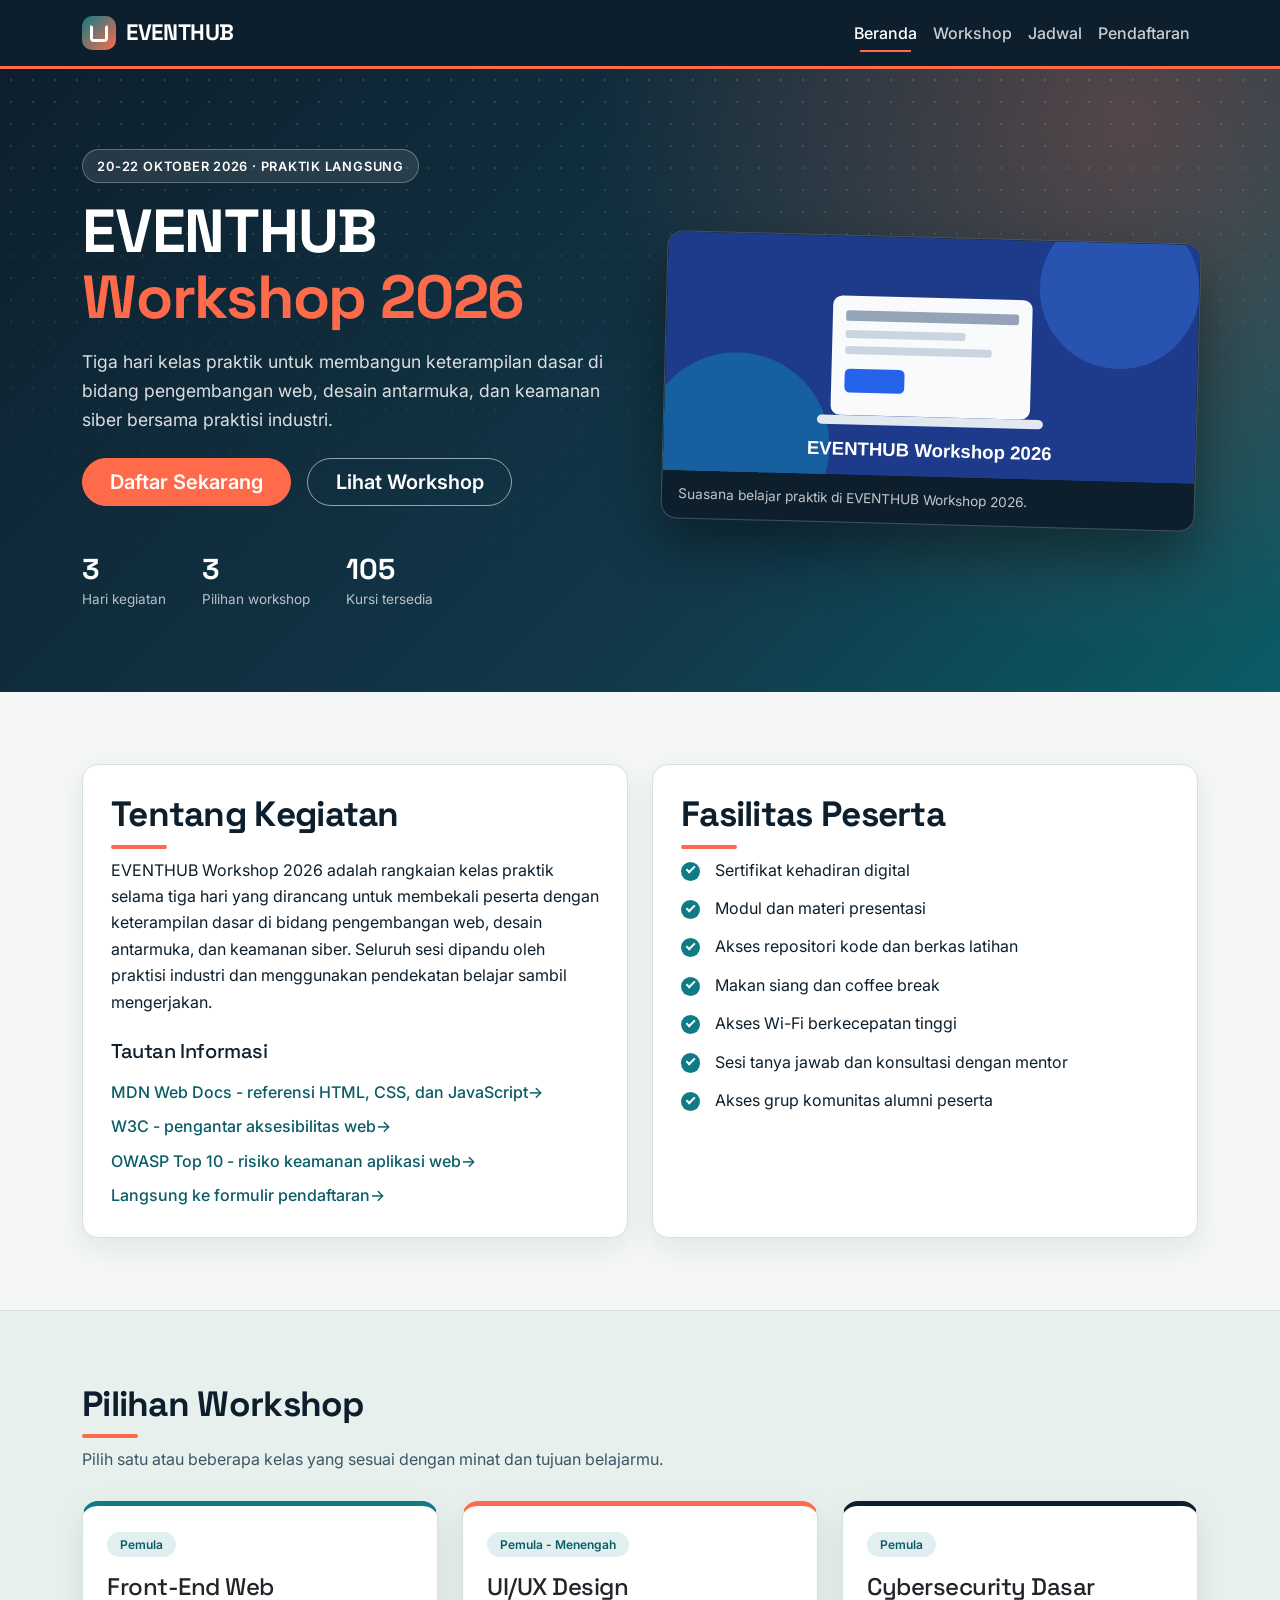
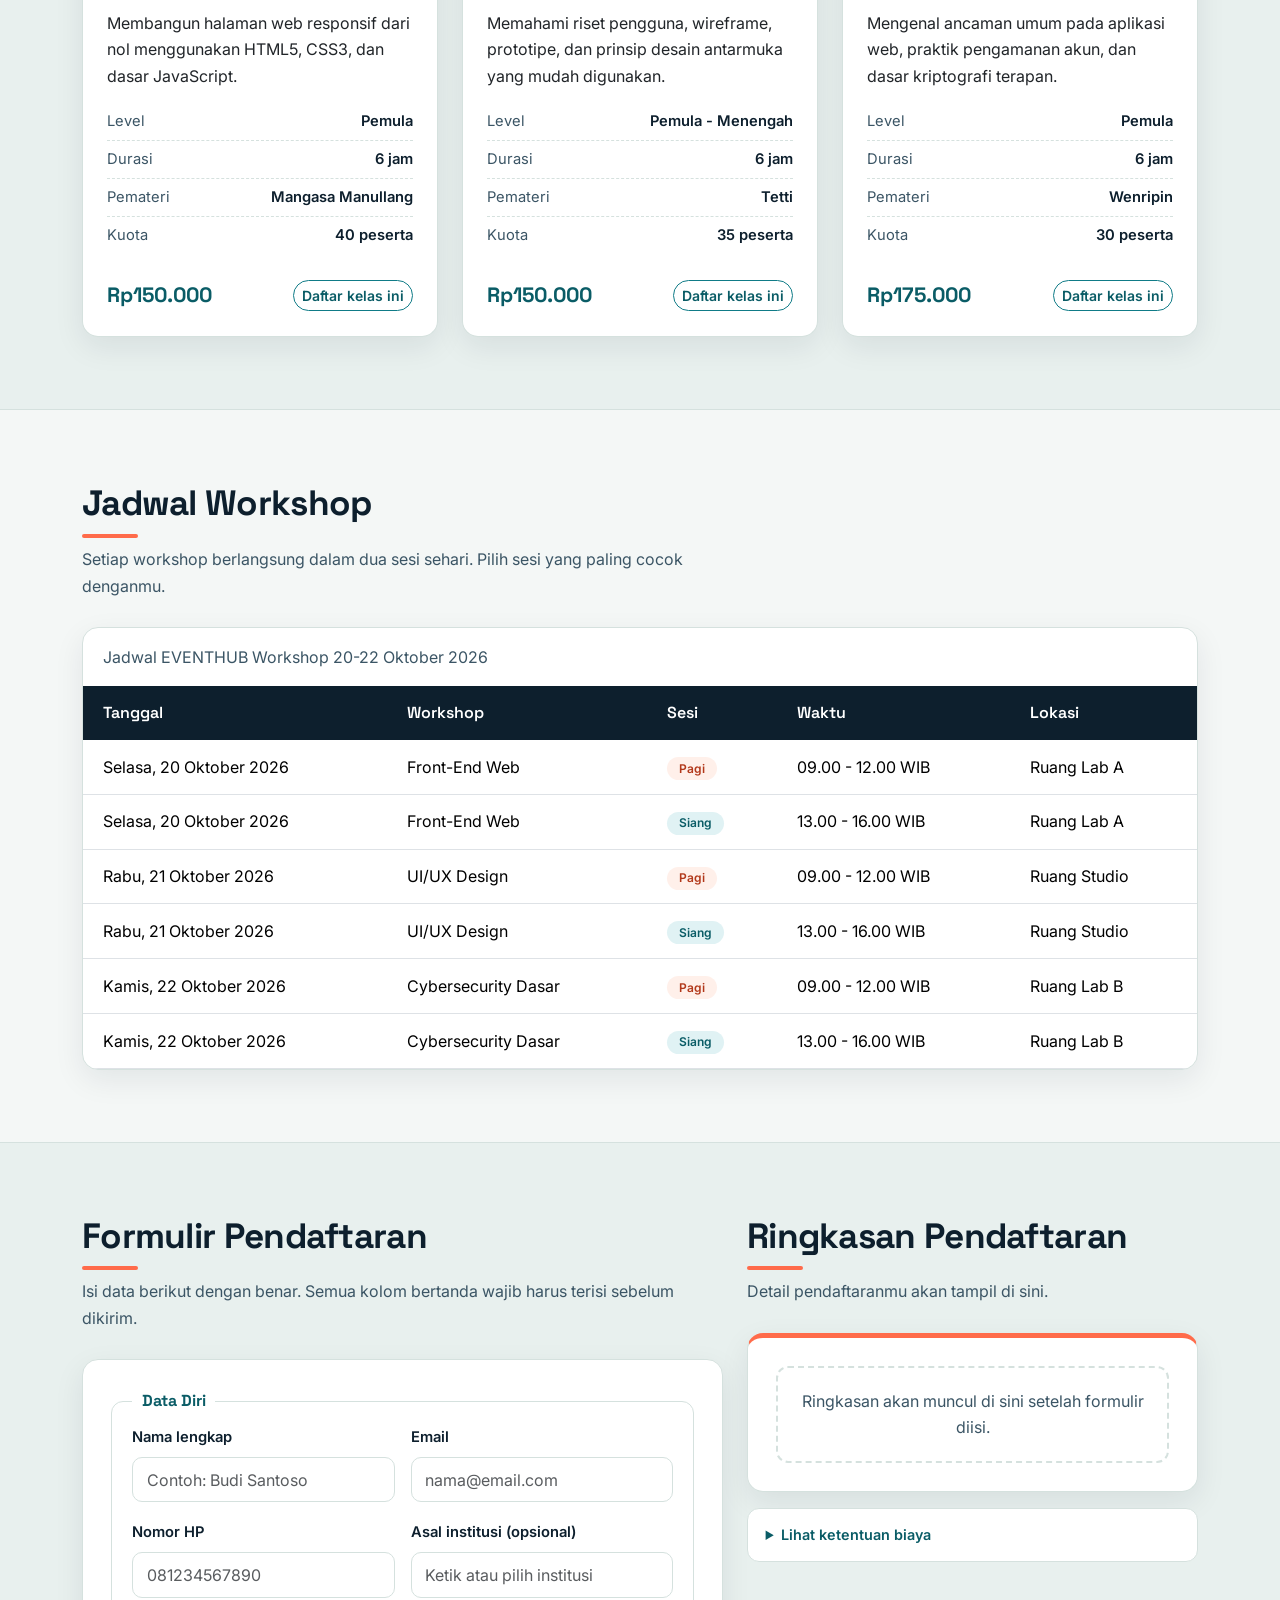
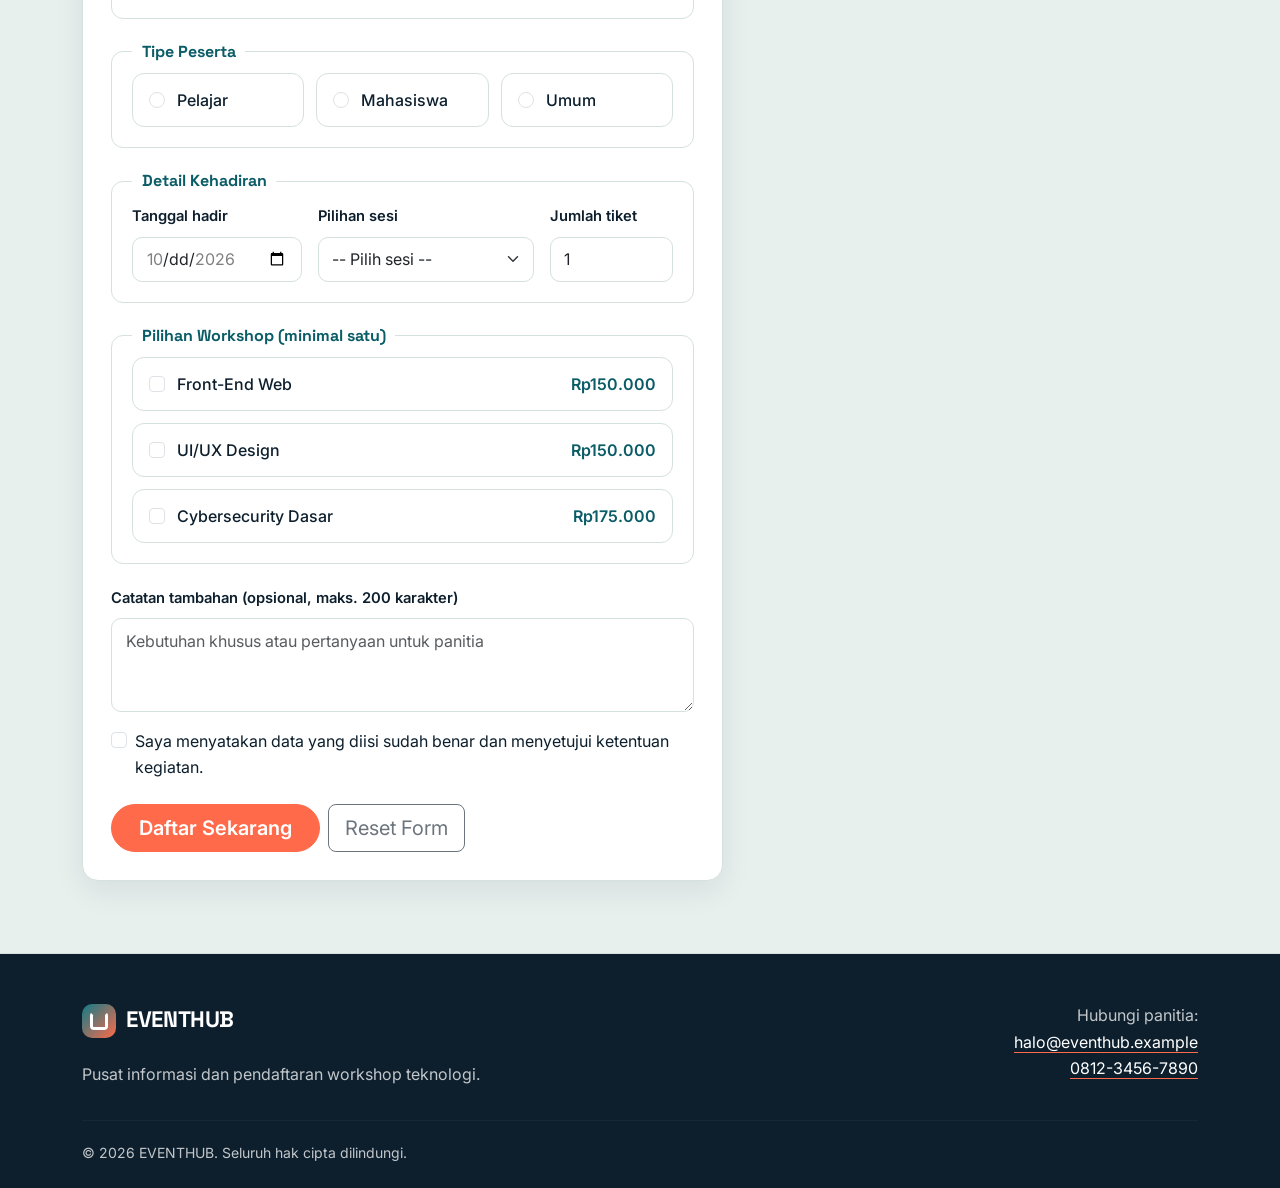
<file: index.html>
<!DOCTYPE html>
<html lang="id">
<head>
  <meta charset="UTF-8">
  <meta name="viewport" content="width=device-width, initial-scale=1.0">
  <meta name="description" content="EVENTHUB adalah platform informasi dan pendaftaran workshop teknologi untuk pelajar, mahasiswa, dan umum.">
  <title>EVENTHUB - Informasi dan Pendaftaran Workshop</title>
  <link rel="preconnect" href="https://fonts.googleapis.com">
  <link rel="preconnect" href="https://fonts.gstatic.com" crossorigin>
  <link href="https://fonts.googleapis.com/css2?family=Inter:wght@400;500;600&family=Space+Grotesk:wght@500;600;700&display=swap" rel="stylesheet">
  <link href="https://cdn.jsdelivr.net/npm/bootstrap@5.3.7/dist/css/bootstrap.min.css" rel="stylesheet" integrity="sha384-LN+7fdVzj6u52u30Kp6M/trliBMCMKTyK833zpbD+pXdCLuTusPj697FH4R/5mcr" crossorigin="anonymous">
  <link href="style.css" rel="stylesheet">
</head>
<body data-bs-spy="scroll" data-bs-target="#menuNav" data-bs-root-margin="0px 0px -45%" data-bs-smooth-scroll="true">

  <header class="sticky-top">
    <nav class="navbar navbar-expand-md eh-navbar" data-bs-theme="dark" aria-label="Navigasi utama">
      <div class="container">
        <a class="navbar-brand eh-brand" href="#beranda">
          <span class="eh-logo" aria-hidden="true"></span>EVENTHUB
        </a>
        <button class="navbar-toggler" type="button" data-bs-toggle="collapse" data-bs-target="#menuUtama" aria-controls="menuUtama" aria-expanded="false" aria-label="Buka menu navigasi">
          <span class="navbar-toggler-icon"></span>
        </button>
        <div class="collapse navbar-collapse" id="menuUtama">
          <ul class="navbar-nav ms-auto mb-2 mb-md-0" id="menuNav">
            <li class="nav-item"><a class="nav-link" href="#beranda">Beranda</a></li>
            <li class="nav-item"><a class="nav-link" href="#workshop">Workshop</a></li>
            <li class="nav-item"><a class="nav-link" href="#jadwal">Jadwal</a></li>
            <li class="nav-item"><a class="nav-link" href="#daftar">Pendaftaran</a></li>
          </ul>
        </div>
      </div>
    </nav>
  </header>

  <main>

    <section id="beranda" class="eh-hero">
      <div class="container position-relative">
        <div class="row align-items-center g-5">
          <div class="col-lg-6">
            <span class="eh-eyebrow">20-22 Oktober 2026 &middot; Praktik Langsung</span>
            <h1 class="mt-3 mb-3">EVENTHUB <span>Workshop 2026</span></h1>
            <p class="eh-hero-lead mb-4">
              Tiga hari kelas praktik untuk membangun keterampilan dasar di bidang pengembangan web,
              desain antarmuka, dan keamanan siber bersama praktisi industri.
            </p>
            <div class="d-flex flex-column flex-sm-row gap-3 mb-5">
              <a class="btn btn-eh btn-lg" href="#daftar">Daftar Sekarang</a>
              <a class="btn btn-eh-outline btn-lg" href="#workshop">Lihat Workshop</a>
            </div>
            <ul class="eh-stats">
              <li><strong>3</strong><span>Hari kegiatan</span></li>
              <li><strong>3</strong><span>Pilihan workshop</span></li>
              <li><strong>105</strong><span>Kursi tersedia</span></li>
            </ul>
          </div>
          <div class="col-lg-6">
            <figure class="eh-hero-figure">
              <img
                src="data:image/svg+xml;utf8,%3Csvg xmlns='http://www.w3.org/2000/svg' width='800' height='360' viewBox='0 0 800 360'%3E%3Crect width='800' height='360' fill='%231e3a8a'/%3E%3Ccircle cx='680' cy='70' r='120' fill='%233b82f6' opacity='0.35'/%3E%3Ccircle cx='110' cy='320' r='140' fill='%2306b6d4' opacity='0.3'/%3E%3Crect x='250' y='90' width='300' height='180' rx='14' fill='%23f8fafc'/%3E%3Crect x='270' y='112' width='260' height='16' rx='4' fill='%2394a3b8'/%3E%3Crect x='270' y='142' width='180' height='12' rx='4' fill='%23cbd5e1'/%3E%3Crect x='270' y='166' width='220' height='12' rx='4' fill='%23cbd5e1'/%3E%3Crect x='270' y='200' width='90' height='36' rx='8' fill='%232563eb'/%3E%3Crect x='230' y='270' width='340' height='14' rx='7' fill='%23e2e8f0'/%3E%3Ctext x='400' y='330' font-family='Arial, sans-serif' font-size='28' font-weight='bold' fill='%23ffffff' text-anchor='middle'%3EEVENTHUB Workshop 2026%3C/text%3E%3C/svg%3E"
                alt="Ilustrasi laptop yang menampilkan antarmuka web di ruang workshop EVENTHUB"
                width="800"
                height="360">
              <figcaption>Suasana belajar praktik di EVENTHUB Workshop 2026.</figcaption>
            </figure>
          </div>
        </div>
      </div>
    </section>

    <div class="eh-section">
      <div class="container">
        <div class="row g-4">

          <section id="tentang" class="col-lg-6">
            <div class="eh-panel h-100">
              <h2 class="eh-section-title">Tentang Kegiatan</h2>
              <p>
                EVENTHUB Workshop 2026 adalah rangkaian kelas praktik selama tiga hari yang dirancang untuk
                membekali peserta dengan keterampilan dasar di bidang pengembangan web, desain antarmuka,
                dan keamanan siber. Seluruh sesi dipandu oleh praktisi industri dan menggunakan pendekatan
                belajar sambil mengerjakan.
              </p>
              <h3 class="h5 mt-4 mb-3">Tautan Informasi</h3>
              <ul class="eh-links">
                <li><a href="https://developer.mozilla.org/id/" target="_blank" rel="noopener noreferrer">MDN Web Docs - referensi HTML, CSS, dan JavaScript</a></li>
                <li><a href="https://www.w3.org/WAI/fundamentals/accessibility-intro/" target="_blank" rel="noopener noreferrer">W3C - pengantar aksesibilitas web</a></li>
                <li><a href="https://owasp.org/www-project-top-ten/" target="_blank" rel="noopener noreferrer">OWASP Top 10 - risiko keamanan aplikasi web</a></li>
                <li><a href="#daftar">Langsung ke formulir pendaftaran</a></li>
              </ul>
            </div>
          </section>

          <section id="fasilitas" class="col-lg-6">
            <div class="eh-panel h-100">
              <h2 class="eh-section-title">Fasilitas Peserta</h2>
              <ul class="eh-checklist">
                <li>Sertifikat kehadiran digital</li>
                <li>Modul dan materi presentasi</li>
                <li>Akses repositori kode dan berkas latihan</li>
                <li>Makan siang dan coffee break</li>
                <li>Akses Wi-Fi berkecepatan tinggi</li>
                <li>Sesi tanya jawab dan konsultasi dengan mentor</li>
                <li>Akses grup komunitas alumni peserta</li>
              </ul>
            </div>
          </section>

        </div>
      </div>
    </div>

    <section id="workshop" class="eh-section eh-section--alt">
      <div class="container">
        <h2 class="eh-section-title">Pilihan Workshop</h2>
        <p class="eh-section-lead">Pilih satu atau beberapa kelas yang sesuai dengan minat dan tujuan belajarmu.</p>

        <div class="row row-cols-1 row-cols-md-2 row-cols-lg-3 g-4">

          <div class="col">
            <article class="card eh-card h-100" id="kartu-frontend">
              <div class="card-body p-4">
                <span class="badge eh-badge">Pemula</span>
                <h3 class="card-title h4 mt-3">Front-End Web</h3>
                <p class="card-text">Membangun halaman web responsif dari nol menggunakan HTML5, CSS3, dan dasar JavaScript.</p>
                <ul class="eh-meta">
                  <li><span>Level</span><strong>Pemula</strong></li>
                  <li><span>Durasi</span><strong>6 jam</strong></li>
                  <li><span>Pemateri</span><strong>Mangasa Manullang</strong></li>
                  <li><span>Kuota</span><strong>40 peserta</strong></li>
                </ul>
              </div>
              <div class="card-footer bg-transparent border-0 px-4 pb-4 pt-0 d-flex justify-content-between align-items-center gap-2">
                <span class="eh-price">Rp150.000</span>
                <a class="btn btn-eh-line btn-sm" href="#daftar">Daftar kelas ini</a>
              </div>
            </article>
          </div>

          <div class="col">
            <article class="card eh-card eh-card--uiux h-100" id="kartu-uiux">
              <div class="card-body p-4">
                <span class="badge eh-badge">Pemula - Menengah</span>
                <h3 class="card-title h4 mt-3">UI/UX Design</h3>
                <p class="card-text">Memahami riset pengguna, wireframe, prototipe, dan prinsip desain antarmuka yang mudah digunakan.</p>
                <ul class="eh-meta">
                  <li><span>Level</span><strong>Pemula - Menengah</strong></li>
                  <li><span>Durasi</span><strong>6 jam</strong></li>
                  <li><span>Pemateri</span><strong>Tetti</strong></li>
                  <li><span>Kuota</span><strong>35 peserta</strong></li>
                </ul>
              </div>
              <div class="card-footer bg-transparent border-0 px-4 pb-4 pt-0 d-flex justify-content-between align-items-center gap-2">
                <span class="eh-price">Rp150.000</span>
                <a class="btn btn-eh-line btn-sm" href="#daftar">Daftar kelas ini</a>
              </div>
            </article>
          </div>

          <div class="col">
            <article class="card eh-card eh-card--cyber h-100" id="kartu-cybersecurity">
              <div class="card-body p-4">
                <span class="badge eh-badge">Pemula</span>
                <h3 class="card-title h4 mt-3">Cybersecurity Dasar</h3>
                <p class="card-text">Mengenal ancaman umum pada aplikasi web, praktik pengamanan akun, dan dasar kriptografi terapan.</p>
                <ul class="eh-meta">
                  <li><span>Level</span><strong>Pemula</strong></li>
                  <li><span>Durasi</span><strong>6 jam</strong></li>
                  <li><span>Pemateri</span><strong>Wenripin</strong></li>
                  <li><span>Kuota</span><strong>30 peserta</strong></li>
                </ul>
              </div>
              <div class="card-footer bg-transparent border-0 px-4 pb-4 pt-0 d-flex justify-content-between align-items-center gap-2">
                <span class="eh-price">Rp175.000</span>
                <a class="btn btn-eh-line btn-sm" href="#daftar">Daftar kelas ini</a>
              </div>
            </article>
          </div>

        </div>
      </div>
    </section>

    <section id="jadwal" class="eh-section">
      <div class="container">
        <h2 class="eh-section-title">Jadwal Workshop</h2>
        <p class="eh-section-lead">Setiap workshop berlangsung dalam dua sesi sehari. Pilih sesi yang paling cocok denganmu.</p>
        <div class="eh-panel p-0 overflow-hidden">
          <div class="table-responsive">
            <table class="table table-hover align-middle eh-table">
              <caption>Jadwal EVENTHUB Workshop 20-22 Oktober 2026</caption>
              <thead>
                <tr>
                  <th scope="col">Tanggal</th>
                  <th scope="col">Workshop</th>
                  <th scope="col">Sesi</th>
                  <th scope="col">Waktu</th>
                  <th scope="col">Lokasi</th>
                </tr>
              </thead>
              <tbody>
                <tr>
                  <td>Selasa, 20 Oktober 2026</td>
                  <td>Front-End Web</td>
                  <td><span class="badge eh-session eh-session--pagi">Pagi</span></td>
                  <td>09.00 - 12.00 WIB</td>
                  <td>Ruang Lab A</td>
                </tr>
                <tr>
                  <td>Selasa, 20 Oktober 2026</td>
                  <td>Front-End Web</td>
                  <td><span class="badge eh-session eh-session--siang">Siang</span></td>
                  <td>13.00 - 16.00 WIB</td>
                  <td>Ruang Lab A</td>
                </tr>
                <tr>
                  <td>Rabu, 21 Oktober 2026</td>
                  <td>UI/UX Design</td>
                  <td><span class="badge eh-session eh-session--pagi">Pagi</span></td>
                  <td>09.00 - 12.00 WIB</td>
                  <td>Ruang Studio</td>
                </tr>
                <tr>
                  <td>Rabu, 21 Oktober 2026</td>
                  <td>UI/UX Design</td>
                  <td><span class="badge eh-session eh-session--siang">Siang</span></td>
                  <td>13.00 - 16.00 WIB</td>
                  <td>Ruang Studio</td>
                </tr>
                <tr>
                  <td>Kamis, 22 Oktober 2026</td>
                  <td>Cybersecurity Dasar</td>
                  <td><span class="badge eh-session eh-session--pagi">Pagi</span></td>
                  <td>09.00 - 12.00 WIB</td>
                  <td>Ruang Lab B</td>
                </tr>
                <tr>
                  <td>Kamis, 22 Oktober 2026</td>
                  <td>Cybersecurity Dasar</td>
                  <td><span class="badge eh-session eh-session--siang">Siang</span></td>
                  <td>13.00 - 16.00 WIB</td>
                  <td>Ruang Lab B</td>
                </tr>
              </tbody>
            </table>
          </div>
        </div>
      </div>
    </section>

    <div class="eh-section eh-section--alt">
      <div class="container">
        <div class="row g-4">

          <section id="daftar" class="col-lg-7">
            <h2 class="eh-section-title">Formulir Pendaftaran</h2>
            <p class="eh-section-lead">Isi data berikut dengan benar. Semua kolom bertanda wajib harus terisi sebelum dikirim.</p>

            <form id="form-pendaftaran" class="eh-panel eh-form" action="/daftar" method="post" novalidate>

              <fieldset>
                <legend>Data Diri</legend>
                <div class="row g-3">
                  <div class="col-md-6">
                    <label for="nama" class="form-label">Nama lengkap</label>
                    <input type="text" class="form-control" id="nama" name="nama" placeholder="Contoh: Budi Santoso" minlength="3" maxlength="60" pattern="[A-Za-z .'\-]{3,60}" title="3-60 karakter: huruf, spasi, titik, apostrof, atau tanda hubung" required autocomplete="name" aria-describedby="err-nama">
                    <div id="err-nama" class="eh-error" role="alert"></div>
                  </div>
                  <div class="col-md-6">
                    <label for="email" class="form-label">Email</label>
                    <input type="email" class="form-control" id="email" name="email" placeholder="nama@email.com" maxlength="100" required autocomplete="email" aria-describedby="err-email">
                    <div id="err-email" class="eh-error" role="alert"></div>
                  </div>
                  <div class="col-md-6">
                    <label for="hp" class="form-label">Nomor HP</label>
                    <input type="tel" class="form-control" id="hp" name="hp" placeholder="081234567890" inputmode="numeric" minlength="10" maxlength="13" pattern="08[0-9]{8,11}" title="Hanya angka, diawali 08, total 10 sampai 13 digit" required autocomplete="tel" aria-describedby="err-hp">
                    <div id="err-hp" class="eh-error" role="alert"></div>
                  </div>
                  <div class="col-md-6">
                    <label for="institusi" class="form-label">Asal institusi (opsional)</label>
                    <input type="text" class="form-control" id="institusi" name="institusi" list="daftar-institusi" placeholder="Ketik atau pilih institusi" minlength="3" maxlength="60" autocomplete="organization" aria-describedby="err-institusi">
                    <datalist id="daftar-institusi">
                      <option value="Universitas Sumatera Utara">
                      <option value="Universitas Negeri Medan">
                      <option value="Politeknik Negeri Medan">
                      <option value="Universitas Medan Area">
                      <option value="SMK Telkom">
                      <option value="Perusahaan / Instansi Umum">
                    </datalist>
                    <div id="err-institusi" class="eh-error" role="alert"></div>
                  </div>
                </div>
              </fieldset>

              <fieldset aria-describedby="err-tipe">
                <legend>Tipe Peserta</legend>
                <div class="eh-options eh-options--inline">
                  <div class="eh-option">
                    <input class="form-check-input" type="radio" id="tipe-pelajar" name="tipe" value="pelajar" required>
                    <label class="form-check-label" for="tipe-pelajar">Pelajar</label>
                  </div>
                  <div class="eh-option">
                    <input class="form-check-input" type="radio" id="tipe-mahasiswa" name="tipe" value="mahasiswa">
                    <label class="form-check-label" for="tipe-mahasiswa">Mahasiswa</label>
                  </div>
                  <div class="eh-option">
                    <input class="form-check-input" type="radio" id="tipe-umum" name="tipe" value="umum">
                    <label class="form-check-label" for="tipe-umum">Umum</label>
                  </div>
                </div>
                <div id="err-tipe" class="eh-error" role="alert"></div>
              </fieldset>

              <fieldset>
                <legend>Detail Kehadiran</legend>
                <div class="row g-3">
                  <div class="col-sm-6 col-md-4">
                    <label for="tanggal" class="form-label">Tanggal hadir</label>
                    <input type="date" class="form-control" id="tanggal" name="tanggal" min="2026-10-20" max="2026-10-22" required aria-describedby="err-tanggal">
                    <div id="err-tanggal" class="eh-error" role="alert"></div>
                  </div>
                  <div class="col-sm-6 col-md-5">
                    <label for="sesi" class="form-label">Pilihan sesi</label>
                    <select class="form-select" id="sesi" name="sesi" required aria-describedby="err-sesi">
                      <option value="">-- Pilih sesi --</option>
                      <option value="pagi">Pagi (09.00 - 12.00 WIB)</option>
                      <option value="siang">Siang (13.00 - 16.00 WIB)</option>
                    </select>
                    <div id="err-sesi" class="eh-error" role="alert"></div>
                  </div>
                  <div class="col-sm-6 col-md-3">
                    <label for="jumlah" class="form-label">Jumlah tiket</label>
                    <input type="number" class="form-control" id="jumlah" name="jumlah" min="1" max="5" step="1" value="1" inputmode="numeric" required aria-describedby="err-jumlah">
                    <div id="err-jumlah" class="eh-error" role="alert"></div>
                  </div>
                </div>
              </fieldset>

              <fieldset aria-describedby="err-workshop">
                <legend>Pilihan Workshop (minimal satu)</legend>
                <div class="eh-options">
                  <div class="eh-option">
                    <input class="form-check-input" type="checkbox" id="ws-frontend" name="workshop" value="Front-End Web">
                    <label class="form-check-label" for="ws-frontend"><span>Front-End Web</span><span class="eh-option-price">Rp150.000</span></label>
                  </div>
                  <div class="eh-option">
                    <input class="form-check-input" type="checkbox" id="ws-uiux" name="workshop" value="UI/UX Design">
                    <label class="form-check-label" for="ws-uiux"><span>UI/UX Design</span><span class="eh-option-price">Rp150.000</span></label>
                  </div>
                  <div class="eh-option">
                    <input class="form-check-input" type="checkbox" id="ws-cyber" name="workshop" value="Cybersecurity Dasar">
                    <label class="form-check-label" for="ws-cyber"><span>Cybersecurity Dasar</span><span class="eh-option-price">Rp175.000</span></label>
                  </div>
                </div>
                <div id="err-workshop" class="eh-error" role="alert"></div>
              </fieldset>

              <div class="mb-3">
                <label for="catatan" class="form-label">Catatan tambahan (opsional, maks. 200 karakter)</label>
                <textarea class="form-control" id="catatan" name="catatan" rows="3" maxlength="200" placeholder="Kebutuhan khusus atau pertanyaan untuk panitia" aria-describedby="err-catatan"></textarea>
                <div id="err-catatan" class="eh-error" role="alert"></div>
              </div>

              <div class="mb-4">
                <div class="form-check">
                  <input class="form-check-input" type="checkbox" id="setuju" name="setuju" value="ya" required aria-describedby="err-setuju">
                  <label class="form-check-label" for="setuju">Saya menyatakan data yang diisi sudah benar dan menyetujui ketentuan kegiatan.</label>
                </div>
                <div id="err-setuju" class="eh-error" role="alert"></div>
              </div>

              <div class="d-flex flex-column flex-sm-row gap-2">
                <button type="submit" class="btn btn-eh btn-lg">Daftar Sekarang</button>
                <button type="reset" class="btn btn-outline-secondary btn-lg">Reset Form</button>
              </div>
            </form>
          </section>

          <section id="ringkasan" class="col-lg-5" aria-live="polite">
            <div class="eh-sticky">
              <h2 class="eh-section-title">Ringkasan Pendaftaran</h2>
              <p class="eh-section-lead">Detail pendaftaranmu akan tampil di sini.</p>
              <div class="eh-panel eh-summary">
                <p id="ringkasan-kosong" class="eh-summary-empty mb-0">Ringkasan akan muncul di sini setelah formulir diisi.</p>
                <dl id="ringkasan-isi" class="row mb-0" hidden>
                  <dt class="col-sm-5">Nama</dt>
                  <dd class="col-sm-7" id="out-nama"></dd>
                  <dt class="col-sm-5">Email</dt>
                  <dd class="col-sm-7" id="out-email"></dd>
                  <dt class="col-sm-5">Nomor HP</dt>
                  <dd class="col-sm-7" id="out-hp"></dd>
                  <dt class="col-sm-5">Institusi</dt>
                  <dd class="col-sm-7" id="out-institusi"></dd>
                  <dt class="col-sm-5">Tipe Peserta</dt>
                  <dd class="col-sm-7" id="out-tipe"></dd>
                  <dt class="col-sm-5">Tanggal Hadir</dt>
                  <dd class="col-sm-7" id="out-tanggal"></dd>
                  <dt class="col-sm-5">Sesi</dt>
                  <dd class="col-sm-7" id="out-sesi"></dd>
                  <dt class="col-sm-5">Workshop</dt>
                  <dd class="col-sm-7" id="out-workshop"></dd>
                  <dt class="col-sm-5">Jumlah Tiket</dt>
                  <dd class="col-sm-7" id="out-jumlah"></dd>
                  <dt class="col-sm-5">Subtotal</dt>
                  <dd class="col-sm-7" id="out-subtotal"></dd>
                  <dt class="col-sm-5">Diskon Tipe Peserta</dt>
                  <dd class="col-sm-7" id="out-diskon-tipe"></dd>
                  <dt class="col-sm-5">Diskon Paket</dt>
                  <dd class="col-sm-7" id="out-diskon-paket"></dd>
                  <dt class="col-sm-5">Biaya Admin</dt>
                  <dd class="col-sm-7" id="out-admin"></dd>
                  <dt class="col-sm-5">Total Biaya</dt>
                  <dd class="col-sm-7 eh-total" id="out-total"></dd>
                </dl>
              </div>
              <details class="eh-rules">
                <summary>Lihat ketentuan biaya</summary>
                <div id="ketentuan-biaya"></div>
              </details>
            </div>
          </section>

        </div>
      </div>
    </div>

  </main>

  <footer class="eh-footer">
    <div class="container">
      <div class="row g-4">
        <div class="col-md-6">
          <a class="eh-brand" href="#beranda"><span class="eh-logo" aria-hidden="true"></span>EVENTHUB</a>
          <p class="mt-3 mb-0">Pusat informasi dan pendaftaran workshop teknologi.</p>
        </div>
        <div class="col-md-6 text-md-end">
          <address>
            Hubungi panitia:<br>
            <a href="mailto:halo@eventhub.example">halo@eventhub.example</a><br>
            <a href="tel:+6281234567890">0812-3456-7890</a>
          </address>
        </div>
      </div>
      <hr class="eh-footer-line">
      <p class="small mb-0">&copy; 2026 EVENTHUB. Seluruh hak cipta dilindungi.</p>
    </div>
  </footer>

  <script src="https://cdn.jsdelivr.net/npm/bootstrap@5.3.7/dist/js/bootstrap.bundle.min.js" integrity="sha384-ndDqU0Gzau9qJ1lfW4pNLlhNTkCfHzAVBReH9diLvGRem5+R9g2FzA8ZGN954O5Q" crossorigin="anonymous"></script>
  <script src="script.js" defer></script>

</body>
</html>
</file>
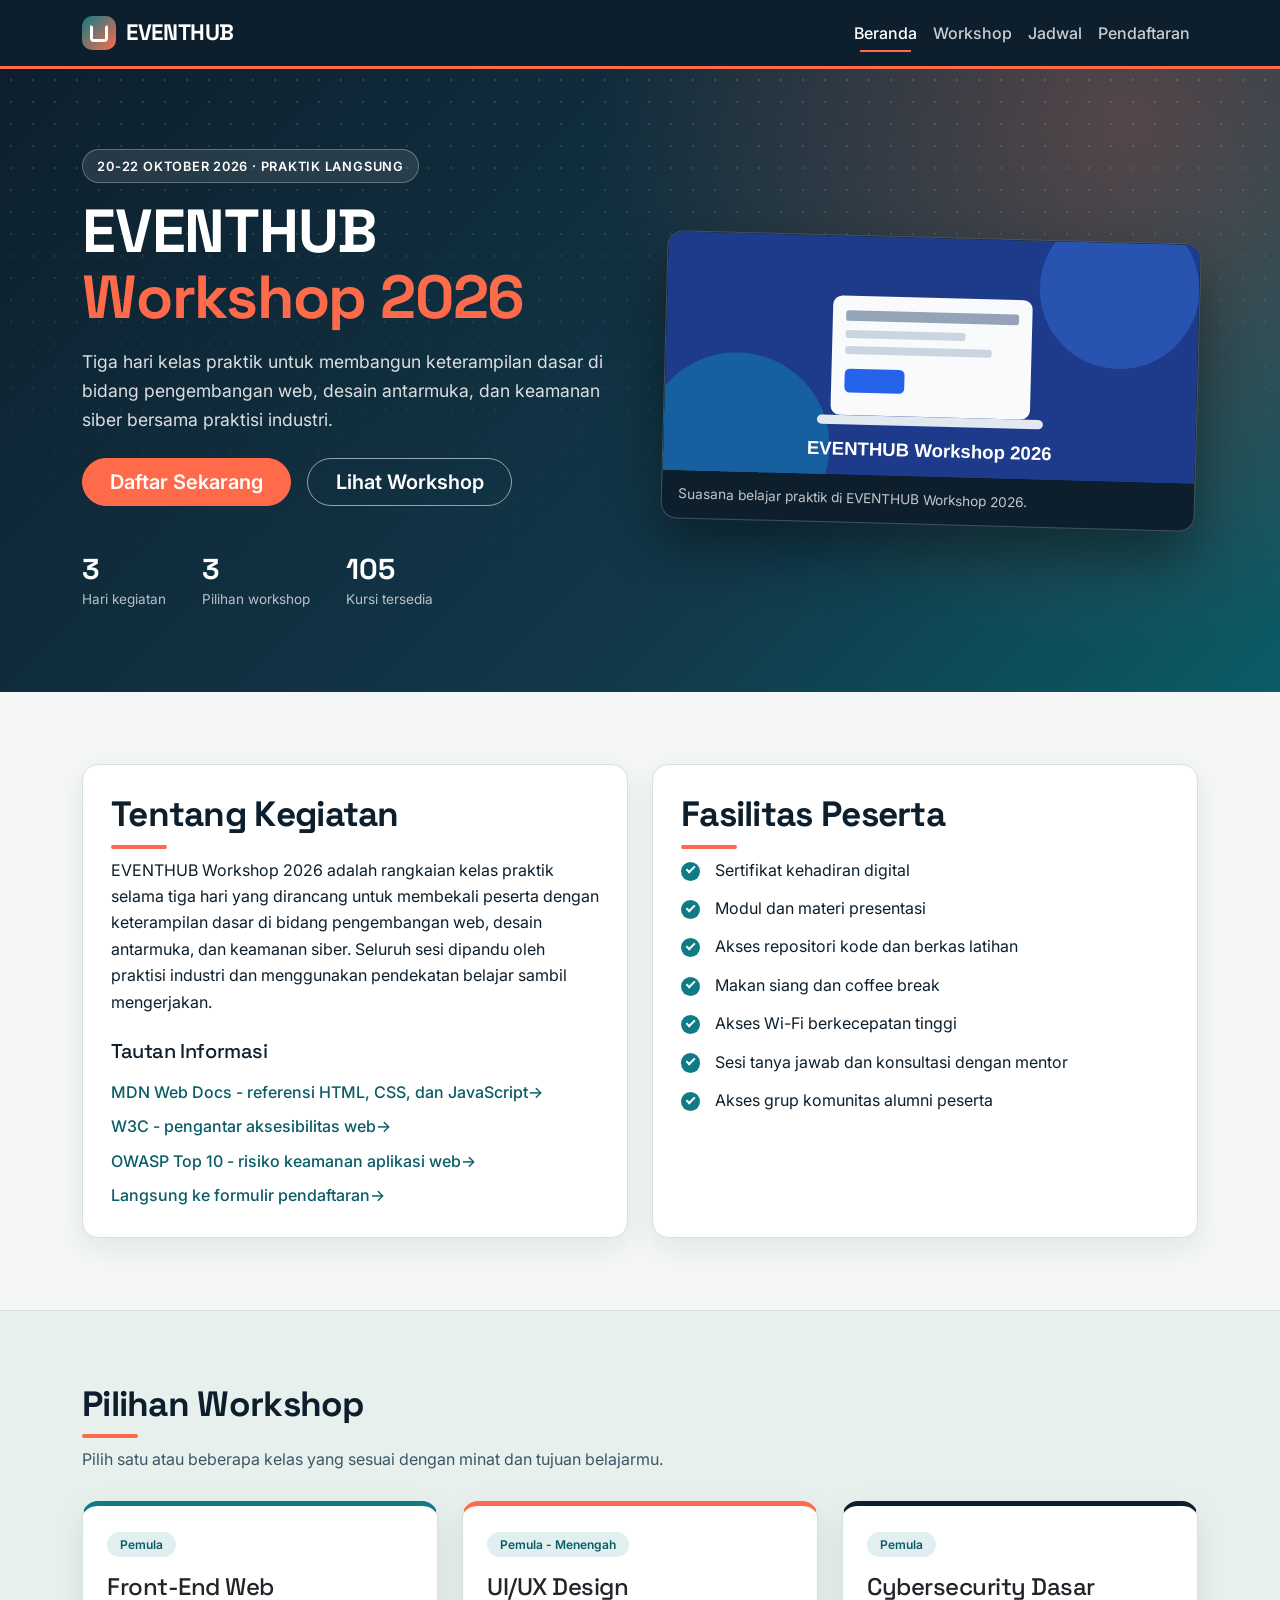
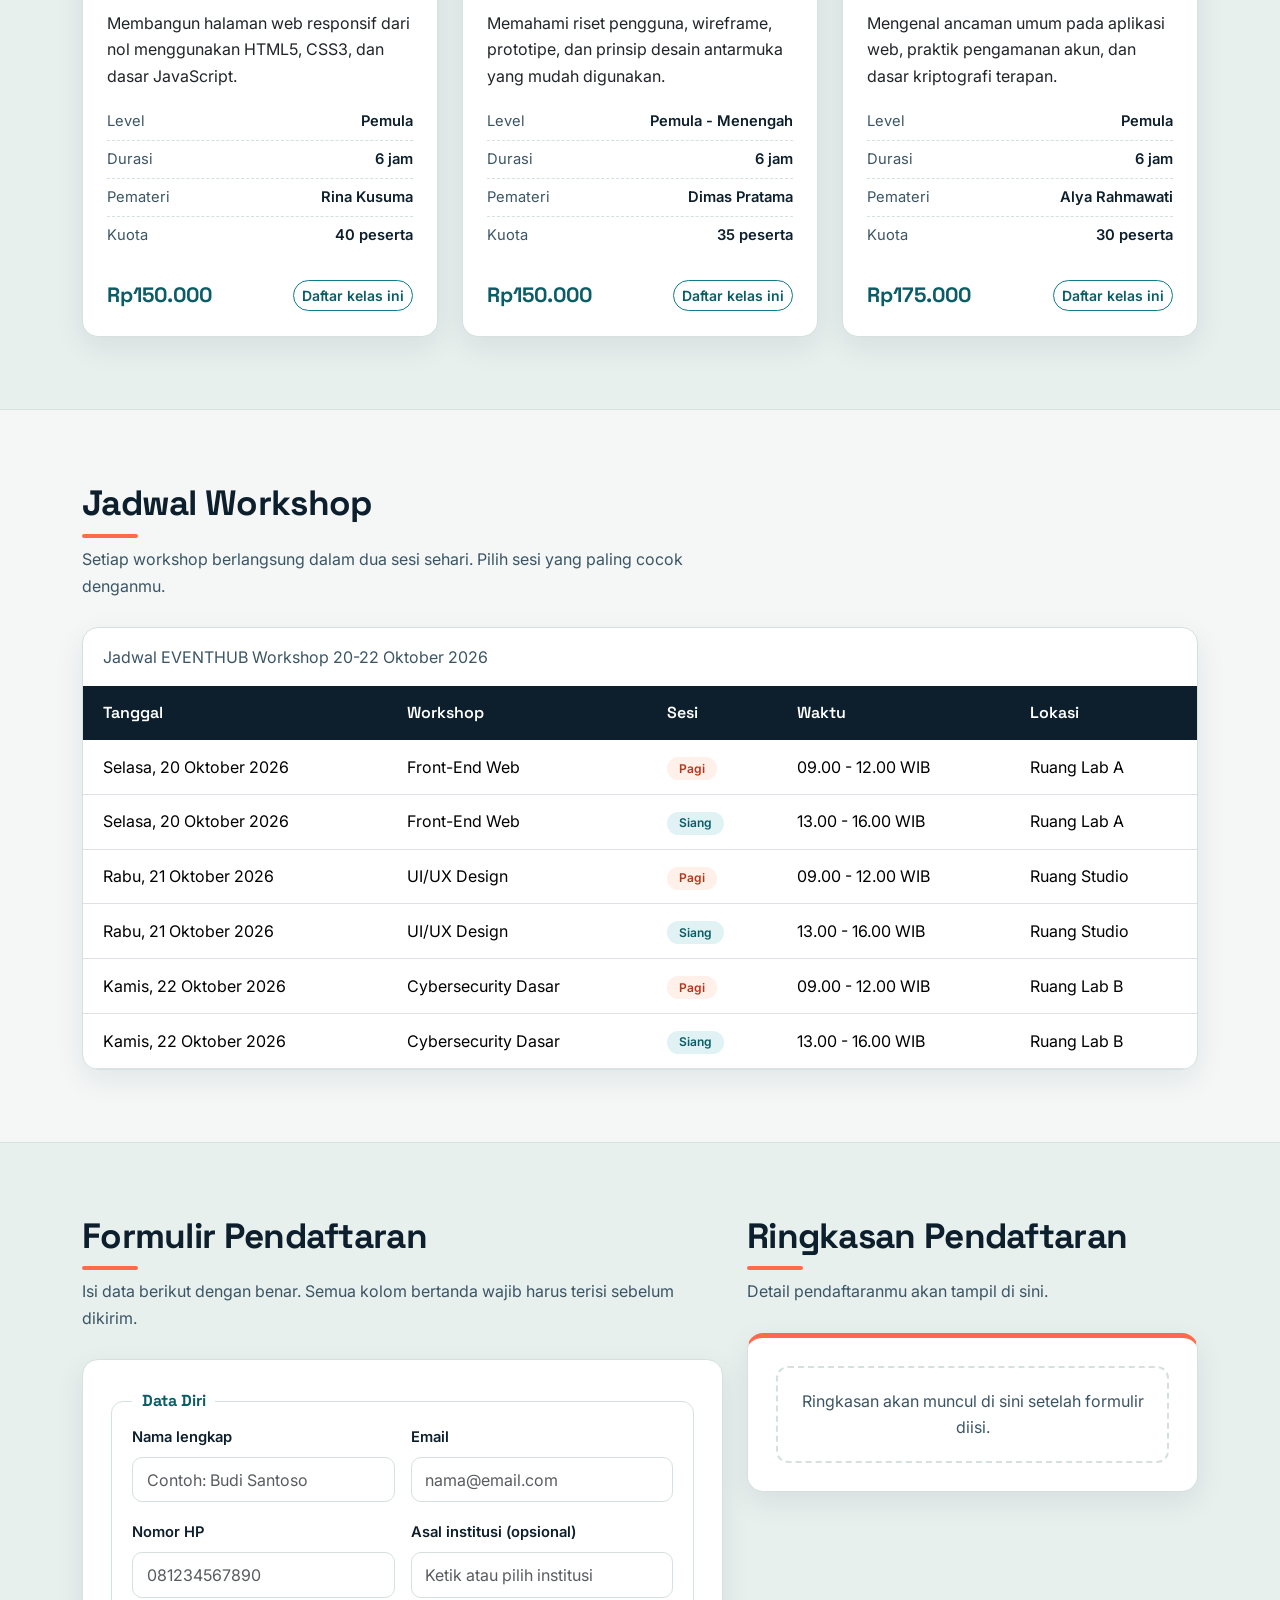
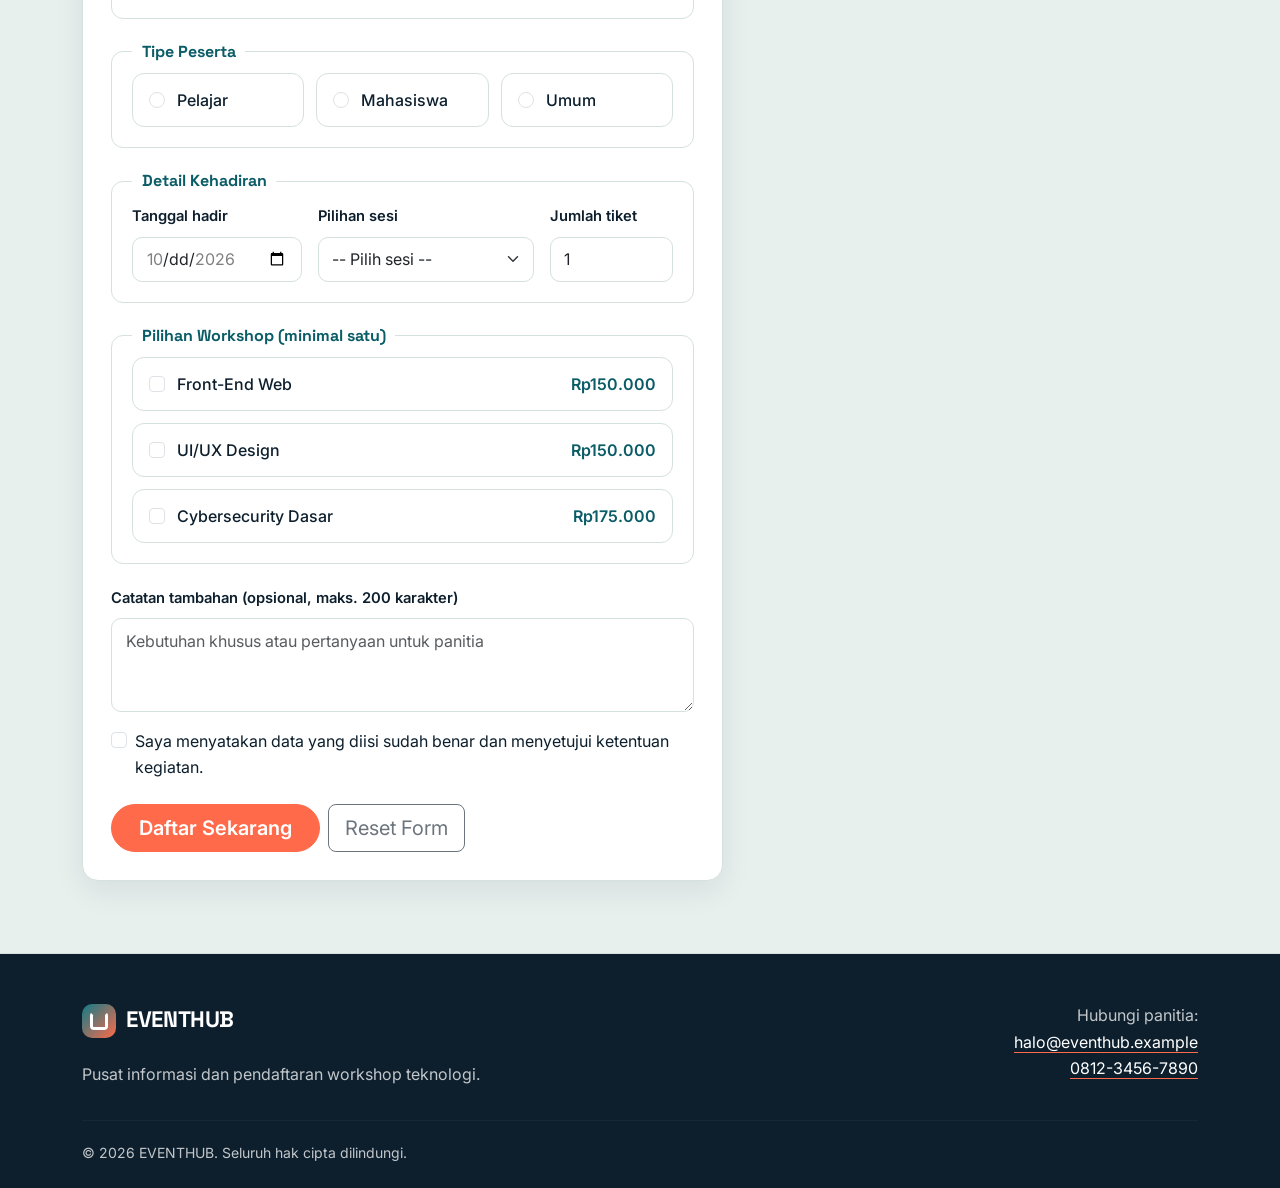
<file: EVENTHUB.html>
<!DOCTYPE html>
<html lang="id">
<head>
  <meta charset="UTF-8">
  <meta name="viewport" content="width=device-width, initial-scale=1.0">
  <meta name="description" content="EVENTHUB adalah platform informasi dan pendaftaran workshop teknologi untuk pelajar, mahasiswa, dan umum.">
  <title>EVENTHUB - Informasi dan Pendaftaran Workshop</title>
  <link rel="preconnect" href="https://fonts.googleapis.com">
  <link rel="preconnect" href="https://fonts.gstatic.com" crossorigin>
  <link href="https://fonts.googleapis.com/css2?family=Inter:wght@400;500;600&family=Space+Grotesk:wght@500;600;700&display=swap" rel="stylesheet">
  <link href="https://cdn.jsdelivr.net/npm/bootstrap@5.3.7/dist/css/bootstrap.min.css" rel="stylesheet" integrity="sha384-LN+7fdVzj6u52u30Kp6M/trliBMCMKTyK833zpbD+pXdCLuTusPj697FH4R/5mcr" crossorigin="anonymous">
  <link href="style.css" rel="stylesheet">
</head>
<body data-bs-spy="scroll" data-bs-target="#menuNav" data-bs-root-margin="0px 0px -45%" data-bs-smooth-scroll="true">

  <header class="sticky-top">
    <nav class="navbar navbar-expand-md eh-navbar" data-bs-theme="dark" aria-label="Navigasi utama">
      <div class="container">
        <a class="navbar-brand eh-brand" href="#beranda">
          <span class="eh-logo" aria-hidden="true"></span>EVENTHUB
        </a>
        <button class="navbar-toggler" type="button" data-bs-toggle="collapse" data-bs-target="#menuUtama" aria-controls="menuUtama" aria-expanded="false" aria-label="Buka menu navigasi">
          <span class="navbar-toggler-icon"></span>
        </button>
        <div class="collapse navbar-collapse" id="menuUtama">
          <ul class="navbar-nav ms-auto mb-2 mb-md-0" id="menuNav">
            <li class="nav-item"><a class="nav-link" href="#beranda">Beranda</a></li>
            <li class="nav-item"><a class="nav-link" href="#workshop">Workshop</a></li>
            <li class="nav-item"><a class="nav-link" href="#jadwal">Jadwal</a></li>
            <li class="nav-item"><a class="nav-link" href="#daftar">Pendaftaran</a></li>
          </ul>
        </div>
      </div>
    </nav>
  </header>

  <main>

    <section id="beranda" class="eh-hero">
      <div class="container position-relative">
        <div class="row align-items-center g-5">
          <div class="col-lg-6">
            <span class="eh-eyebrow">20-22 Oktober 2026 &middot; Praktik Langsung</span>
            <h1 class="mt-3 mb-3">EVENTHUB <span>Workshop 2026</span></h1>
            <p class="eh-hero-lead mb-4">
              Tiga hari kelas praktik untuk membangun keterampilan dasar di bidang pengembangan web,
              desain antarmuka, dan keamanan siber bersama praktisi industri.
            </p>
            <div class="d-flex flex-column flex-sm-row gap-3 mb-5">
              <a class="btn btn-eh btn-lg" href="#daftar">Daftar Sekarang</a>
              <a class="btn btn-eh-outline btn-lg" href="#workshop">Lihat Workshop</a>
            </div>
            <ul class="eh-stats">
              <li><strong>3</strong><span>Hari kegiatan</span></li>
              <li><strong>3</strong><span>Pilihan workshop</span></li>
              <li><strong>105</strong><span>Kursi tersedia</span></li>
            </ul>
          </div>
          <div class="col-lg-6">
            <figure class="eh-hero-figure">
              <img
                src="data:image/svg+xml;utf8,%3Csvg xmlns='http://www.w3.org/2000/svg' width='800' height='360' viewBox='0 0 800 360'%3E%3Crect width='800' height='360' fill='%231e3a8a'/%3E%3Ccircle cx='680' cy='70' r='120' fill='%233b82f6' opacity='0.35'/%3E%3Ccircle cx='110' cy='320' r='140' fill='%2306b6d4' opacity='0.3'/%3E%3Crect x='250' y='90' width='300' height='180' rx='14' fill='%23f8fafc'/%3E%3Crect x='270' y='112' width='260' height='16' rx='4' fill='%2394a3b8'/%3E%3Crect x='270' y='142' width='180' height='12' rx='4' fill='%23cbd5e1'/%3E%3Crect x='270' y='166' width='220' height='12' rx='4' fill='%23cbd5e1'/%3E%3Crect x='270' y='200' width='90' height='36' rx='8' fill='%232563eb'/%3E%3Crect x='230' y='270' width='340' height='14' rx='7' fill='%23e2e8f0'/%3E%3Ctext x='400' y='330' font-family='Arial, sans-serif' font-size='28' font-weight='bold' fill='%23ffffff' text-anchor='middle'%3EEVENTHUB Workshop 2026%3C/text%3E%3C/svg%3E"
                alt="Ilustrasi laptop yang menampilkan antarmuka web di ruang workshop EVENTHUB"
                width="800"
                height="360">
              <figcaption>Suasana belajar praktik di EVENTHUB Workshop 2026.</figcaption>
            </figure>
          </div>
        </div>
      </div>
    </section>

    <div class="eh-section">
      <div class="container">
        <div class="row g-4">

          <section id="tentang" class="col-lg-6">
            <div class="eh-panel h-100">
              <h2 class="eh-section-title">Tentang Kegiatan</h2>
              <p>
                EVENTHUB Workshop 2026 adalah rangkaian kelas praktik selama tiga hari yang dirancang untuk
                membekali peserta dengan keterampilan dasar di bidang pengembangan web, desain antarmuka,
                dan keamanan siber. Seluruh sesi dipandu oleh praktisi industri dan menggunakan pendekatan
                belajar sambil mengerjakan.
              </p>
              <h3 class="h5 mt-4 mb-3">Tautan Informasi</h3>
              <ul class="eh-links">
                <li><a href="https://developer.mozilla.org/id/" target="_blank" rel="noopener noreferrer">MDN Web Docs - referensi HTML, CSS, dan JavaScript</a></li>
                <li><a href="https://www.w3.org/WAI/fundamentals/accessibility-intro/" target="_blank" rel="noopener noreferrer">W3C - pengantar aksesibilitas web</a></li>
                <li><a href="https://owasp.org/www-project-top-ten/" target="_blank" rel="noopener noreferrer">OWASP Top 10 - risiko keamanan aplikasi web</a></li>
                <li><a href="#daftar">Langsung ke formulir pendaftaran</a></li>
              </ul>
            </div>
          </section>

          <section id="fasilitas" class="col-lg-6">
            <div class="eh-panel h-100">
              <h2 class="eh-section-title">Fasilitas Peserta</h2>
              <ul class="eh-checklist">
                <li>Sertifikat kehadiran digital</li>
                <li>Modul dan materi presentasi</li>
                <li>Akses repositori kode dan berkas latihan</li>
                <li>Makan siang dan coffee break</li>
                <li>Akses Wi-Fi berkecepatan tinggi</li>
                <li>Sesi tanya jawab dan konsultasi dengan mentor</li>
                <li>Akses grup komunitas alumni peserta</li>
              </ul>
            </div>
          </section>

        </div>
      </div>
    </div>

    <section id="workshop" class="eh-section eh-section--alt">
      <div class="container">
        <h2 class="eh-section-title">Pilihan Workshop</h2>
        <p class="eh-section-lead">Pilih satu atau beberapa kelas yang sesuai dengan minat dan tujuan belajarmu.</p>

        <div class="row row-cols-1 row-cols-md-2 row-cols-lg-3 g-4">

          <div class="col">
            <article class="card eh-card h-100" id="kartu-frontend">
              <div class="card-body p-4">
                <span class="badge eh-badge">Pemula</span>
                <h3 class="card-title h4 mt-3">Front-End Web</h3>
                <p class="card-text">Membangun halaman web responsif dari nol menggunakan HTML5, CSS3, dan dasar JavaScript.</p>
                <ul class="eh-meta">
                  <li><span>Level</span><strong>Pemula</strong></li>
                  <li><span>Durasi</span><strong>6 jam</strong></li>
                  <li><span>Pemateri</span><strong>Rina Kusuma</strong></li>
                  <li><span>Kuota</span><strong>40 peserta</strong></li>
                </ul>
              </div>
              <div class="card-footer bg-transparent border-0 px-4 pb-4 pt-0 d-flex justify-content-between align-items-center gap-2">
                <span class="eh-price">Rp150.000</span>
                <a class="btn btn-eh-line btn-sm" href="#daftar">Daftar kelas ini</a>
              </div>
            </article>
          </div>

          <div class="col">
            <article class="card eh-card eh-card--uiux h-100" id="kartu-uiux">
              <div class="card-body p-4">
                <span class="badge eh-badge">Pemula - Menengah</span>
                <h3 class="card-title h4 mt-3">UI/UX Design</h3>
                <p class="card-text">Memahami riset pengguna, wireframe, prototipe, dan prinsip desain antarmuka yang mudah digunakan.</p>
                <ul class="eh-meta">
                  <li><span>Level</span><strong>Pemula - Menengah</strong></li>
                  <li><span>Durasi</span><strong>6 jam</strong></li>
                  <li><span>Pemateri</span><strong>Dimas Pratama</strong></li>
                  <li><span>Kuota</span><strong>35 peserta</strong></li>
                </ul>
              </div>
              <div class="card-footer bg-transparent border-0 px-4 pb-4 pt-0 d-flex justify-content-between align-items-center gap-2">
                <span class="eh-price">Rp150.000</span>
                <a class="btn btn-eh-line btn-sm" href="#daftar">Daftar kelas ini</a>
              </div>
            </article>
          </div>

          <div class="col">
            <article class="card eh-card eh-card--cyber h-100" id="kartu-cybersecurity">
              <div class="card-body p-4">
                <span class="badge eh-badge">Pemula</span>
                <h3 class="card-title h4 mt-3">Cybersecurity Dasar</h3>
                <p class="card-text">Mengenal ancaman umum pada aplikasi web, praktik pengamanan akun, dan dasar kriptografi terapan.</p>
                <ul class="eh-meta">
                  <li><span>Level</span><strong>Pemula</strong></li>
                  <li><span>Durasi</span><strong>6 jam</strong></li>
                  <li><span>Pemateri</span><strong>Alya Rahmawati</strong></li>
                  <li><span>Kuota</span><strong>30 peserta</strong></li>
                </ul>
              </div>
              <div class="card-footer bg-transparent border-0 px-4 pb-4 pt-0 d-flex justify-content-between align-items-center gap-2">
                <span class="eh-price">Rp175.000</span>
                <a class="btn btn-eh-line btn-sm" href="#daftar">Daftar kelas ini</a>
              </div>
            </article>
          </div>

        </div>
      </div>
    </section>

    <section id="jadwal" class="eh-section">
      <div class="container">
        <h2 class="eh-section-title">Jadwal Workshop</h2>
        <p class="eh-section-lead">Setiap workshop berlangsung dalam dua sesi sehari. Pilih sesi yang paling cocok denganmu.</p>
        <div class="eh-panel p-0 overflow-hidden">
          <div class="table-responsive">
            <table class="table table-hover align-middle eh-table">
              <caption>Jadwal EVENTHUB Workshop 20-22 Oktober 2026</caption>
              <thead>
                <tr>
                  <th scope="col">Tanggal</th>
                  <th scope="col">Workshop</th>
                  <th scope="col">Sesi</th>
                  <th scope="col">Waktu</th>
                  <th scope="col">Lokasi</th>
                </tr>
              </thead>
              <tbody>
                <tr>
                  <td>Selasa, 20 Oktober 2026</td>
                  <td>Front-End Web</td>
                  <td><span class="badge eh-session eh-session--pagi">Pagi</span></td>
                  <td>09.00 - 12.00 WIB</td>
                  <td>Ruang Lab A</td>
                </tr>
                <tr>
                  <td>Selasa, 20 Oktober 2026</td>
                  <td>Front-End Web</td>
                  <td><span class="badge eh-session eh-session--siang">Siang</span></td>
                  <td>13.00 - 16.00 WIB</td>
                  <td>Ruang Lab A</td>
                </tr>
                <tr>
                  <td>Rabu, 21 Oktober 2026</td>
                  <td>UI/UX Design</td>
                  <td><span class="badge eh-session eh-session--pagi">Pagi</span></td>
                  <td>09.00 - 12.00 WIB</td>
                  <td>Ruang Studio</td>
                </tr>
                <tr>
                  <td>Rabu, 21 Oktober 2026</td>
                  <td>UI/UX Design</td>
                  <td><span class="badge eh-session eh-session--siang">Siang</span></td>
                  <td>13.00 - 16.00 WIB</td>
                  <td>Ruang Studio</td>
                </tr>
                <tr>
                  <td>Kamis, 22 Oktober 2026</td>
                  <td>Cybersecurity Dasar</td>
                  <td><span class="badge eh-session eh-session--pagi">Pagi</span></td>
                  <td>09.00 - 12.00 WIB</td>
                  <td>Ruang Lab B</td>
                </tr>
                <tr>
                  <td>Kamis, 22 Oktober 2026</td>
                  <td>Cybersecurity Dasar</td>
                  <td><span class="badge eh-session eh-session--siang">Siang</span></td>
                  <td>13.00 - 16.00 WIB</td>
                  <td>Ruang Lab B</td>
                </tr>
              </tbody>
            </table>
          </div>
        </div>
      </div>
    </section>

    <div class="eh-section eh-section--alt">
      <div class="container">
        <div class="row g-4">

          <section id="daftar" class="col-lg-7">
            <h2 class="eh-section-title">Formulir Pendaftaran</h2>
            <p class="eh-section-lead">Isi data berikut dengan benar. Semua kolom bertanda wajib harus terisi sebelum dikirim.</p>

            <form id="form-pendaftaran" class="eh-panel eh-form" action="/daftar" method="post" novalidate>

              <fieldset>
                <legend>Data Diri</legend>
                <div class="row g-3">
                  <div class="col-md-6">
                    <label for="nama" class="form-label">Nama lengkap</label>
                    <input type="text" class="form-control" id="nama" name="nama" placeholder="Contoh: Budi Santoso" minlength="3" maxlength="60" pattern="[A-Za-z .'\-]{3,60}" title="3-60 karakter: huruf, spasi, titik, apostrof, atau tanda hubung" required autocomplete="name" aria-describedby="err-nama">
                    <div id="err-nama" class="eh-error" role="alert"></div>
                  </div>
                  <div class="col-md-6">
                    <label for="email" class="form-label">Email</label>
                    <input type="email" class="form-control" id="email" name="email" placeholder="nama@email.com" maxlength="100" required autocomplete="email" aria-describedby="err-email">
                    <div id="err-email" class="eh-error" role="alert"></div>
                  </div>
                  <div class="col-md-6">
                    <label for="hp" class="form-label">Nomor HP</label>
                    <input type="tel" class="form-control" id="hp" name="hp" placeholder="081234567890" inputmode="numeric" minlength="10" maxlength="13" pattern="08[0-9]{8,11}" title="Hanya angka, diawali 08, total 10 sampai 13 digit" required autocomplete="tel" aria-describedby="err-hp">
                    <div id="err-hp" class="eh-error" role="alert"></div>
                  </div>
                  <div class="col-md-6">
                    <label for="institusi" class="form-label">Asal institusi (opsional)</label>
                    <input type="text" class="form-control" id="institusi" name="institusi" list="daftar-institusi" placeholder="Ketik atau pilih institusi" minlength="3" maxlength="60" autocomplete="organization" aria-describedby="err-institusi">
                    <datalist id="daftar-institusi">
                      <option value="Universitas Sumatera Utara">
                      <option value="Universitas Negeri Medan">
                      <option value="Politeknik Negeri Medan">
                      <option value="Universitas Medan Area">
                      <option value="SMK Telkom">
                      <option value="Perusahaan / Instansi Umum">
                    </datalist>
                    <div id="err-institusi" class="eh-error" role="alert"></div>
                  </div>
                </div>
              </fieldset>

              <fieldset aria-describedby="err-tipe">
                <legend>Tipe Peserta</legend>
                <div class="eh-options eh-options--inline">
                  <div class="eh-option">
                    <input class="form-check-input" type="radio" id="tipe-pelajar" name="tipe" value="pelajar" required>
                    <label class="form-check-label" for="tipe-pelajar">Pelajar</label>
                  </div>
                  <div class="eh-option">
                    <input class="form-check-input" type="radio" id="tipe-mahasiswa" name="tipe" value="mahasiswa">
                    <label class="form-check-label" for="tipe-mahasiswa">Mahasiswa</label>
                  </div>
                  <div class="eh-option">
                    <input class="form-check-input" type="radio" id="tipe-umum" name="tipe" value="umum">
                    <label class="form-check-label" for="tipe-umum">Umum</label>
                  </div>
                </div>
                <div id="err-tipe" class="eh-error" role="alert"></div>
              </fieldset>

              <fieldset>
                <legend>Detail Kehadiran</legend>
                <div class="row g-3">
                  <div class="col-sm-6 col-md-4">
                    <label for="tanggal" class="form-label">Tanggal hadir</label>
                    <input type="date" class="form-control" id="tanggal" name="tanggal" min="2026-10-20" max="2026-10-22" required aria-describedby="err-tanggal">
                    <div id="err-tanggal" class="eh-error" role="alert"></div>
                  </div>
                  <div class="col-sm-6 col-md-5">
                    <label for="sesi" class="form-label">Pilihan sesi</label>
                    <select class="form-select" id="sesi" name="sesi" required aria-describedby="err-sesi">
                      <option value="">-- Pilih sesi --</option>
                      <option value="pagi">Pagi (09.00 - 12.00 WIB)</option>
                      <option value="siang">Siang (13.00 - 16.00 WIB)</option>
                    </select>
                    <div id="err-sesi" class="eh-error" role="alert"></div>
                  </div>
                  <div class="col-sm-6 col-md-3">
                    <label for="jumlah" class="form-label">Jumlah tiket</label>
                    <input type="number" class="form-control" id="jumlah" name="jumlah" min="1" max="5" step="1" value="1" inputmode="numeric" required aria-describedby="err-jumlah">
                    <div id="err-jumlah" class="eh-error" role="alert"></div>
                  </div>
                </div>
              </fieldset>

              <fieldset aria-describedby="err-workshop">
                <legend>Pilihan Workshop (minimal satu)</legend>
                <div class="eh-options">
                  <div class="eh-option">
                    <input class="form-check-input" type="checkbox" id="ws-frontend" name="workshop" value="Front-End Web" data-harga="150000">
                    <label class="form-check-label" for="ws-frontend"><span>Front-End Web</span><span class="eh-option-price">Rp150.000</span></label>
                  </div>
                  <div class="eh-option">
                    <input class="form-check-input" type="checkbox" id="ws-uiux" name="workshop" value="UI/UX Design" data-harga="150000">
                    <label class="form-check-label" for="ws-uiux"><span>UI/UX Design</span><span class="eh-option-price">Rp150.000</span></label>
                  </div>
                  <div class="eh-option">
                    <input class="form-check-input" type="checkbox" id="ws-cyber" name="workshop" value="Cybersecurity Dasar" data-harga="175000">
                    <label class="form-check-label" for="ws-cyber"><span>Cybersecurity Dasar</span><span class="eh-option-price">Rp175.000</span></label>
                  </div>
                </div>
                <div id="err-workshop" class="eh-error" role="alert"></div>
              </fieldset>

              <div class="mb-3">
                <label for="catatan" class="form-label">Catatan tambahan (opsional, maks. 200 karakter)</label>
                <textarea class="form-control" id="catatan" name="catatan" rows="3" maxlength="200" placeholder="Kebutuhan khusus atau pertanyaan untuk panitia" aria-describedby="err-catatan"></textarea>
                <div id="err-catatan" class="eh-error" role="alert"></div>
              </div>

              <div class="mb-4">
                <div class="form-check">
                  <input class="form-check-input" type="checkbox" id="setuju" name="setuju" value="ya" required aria-describedby="err-setuju">
                  <label class="form-check-label" for="setuju">Saya menyatakan data yang diisi sudah benar dan menyetujui ketentuan kegiatan.</label>
                </div>
                <div id="err-setuju" class="eh-error" role="alert"></div>
              </div>

              <div class="d-flex flex-column flex-sm-row gap-2">
                <button type="submit" class="btn btn-eh btn-lg">Daftar Sekarang</button>
                <button type="reset" class="btn btn-outline-secondary btn-lg">Reset Form</button>
              </div>
            </form>
          </section>

          <section id="ringkasan" class="col-lg-5" aria-live="polite">
            <div class="eh-sticky">
              <h2 class="eh-section-title">Ringkasan Pendaftaran</h2>
              <p class="eh-section-lead">Detail pendaftaranmu akan tampil di sini.</p>
              <div class="eh-panel eh-summary">
                <p id="ringkasan-kosong" class="eh-summary-empty mb-0">Ringkasan akan muncul di sini setelah formulir diisi.</p>
                <dl id="ringkasan-isi" class="row mb-0" hidden>
                  <dt class="col-sm-5">Nama</dt>
                  <dd class="col-sm-7" id="out-nama"></dd>
                  <dt class="col-sm-5">Email</dt>
                  <dd class="col-sm-7" id="out-email"></dd>
                  <dt class="col-sm-5">Nomor HP</dt>
                  <dd class="col-sm-7" id="out-hp"></dd>
                  <dt class="col-sm-5">Institusi</dt>
                  <dd class="col-sm-7" id="out-institusi"></dd>
                  <dt class="col-sm-5">Tipe Peserta</dt>
                  <dd class="col-sm-7" id="out-tipe"></dd>
                  <dt class="col-sm-5">Tanggal Hadir</dt>
                  <dd class="col-sm-7" id="out-tanggal"></dd>
                  <dt class="col-sm-5">Sesi</dt>
                  <dd class="col-sm-7" id="out-sesi"></dd>
                  <dt class="col-sm-5">Workshop</dt>
                  <dd class="col-sm-7" id="out-workshop"></dd>
                  <dt class="col-sm-5">Jumlah Tiket</dt>
                  <dd class="col-sm-7" id="out-jumlah"></dd>
                  <dt class="col-sm-5">Total Biaya</dt>
                  <dd class="col-sm-7 eh-total" id="out-total"></dd>
                </dl>
              </div>
            </div>
          </section>

        </div>
      </div>
    </div>

  </main>

  <footer class="eh-footer">
    <div class="container">
      <div class="row g-4">
        <div class="col-md-6">
          <a class="eh-brand" href="#beranda"><span class="eh-logo" aria-hidden="true"></span>EVENTHUB</a>
          <p class="mt-3 mb-0">Pusat informasi dan pendaftaran workshop teknologi.</p>
        </div>
        <div class="col-md-6 text-md-end">
          <address>
            Hubungi panitia:<br>
            <a href="mailto:halo@eventhub.example">halo@eventhub.example</a><br>
            <a href="tel:+6281234567890">0812-3456-7890</a>
          </address>
        </div>
      </div>
      <hr class="eh-footer-line">
      <p class="small mb-0">&copy; 2026 EVENTHUB. Seluruh hak cipta dilindungi.</p>
    </div>
  </footer>

  <script src="https://cdn.jsdelivr.net/npm/bootstrap@5.3.7/dist/js/bootstrap.bundle.min.js" integrity="sha384-ndDqU0Gzau9qJ1lfW4pNLlhNTkCfHzAVBReH9diLvGRem5+R9g2FzA8ZGN954O5Q" crossorigin="anonymous"></script>
  <script>
    (function () {
      var form = document.getElementById('form-pendaftaran');
      var hp = document.getElementById('hp');
      var jumlah = document.getElementById('jumlah');

      function show(id, message) {
        var out = document.getElementById('err-' + id);
        var field = document.getElementById(id);
        out.textContent = message;
        if (field) {
          field.setCustomValidity(message);
          field.setAttribute('aria-invalid', message ? 'true' : 'false');
        }
        return message === '';
      }

      var validators = {
        nama: function () {
          var v = document.getElementById('nama').value.trim();
          if (!v) return show('nama', 'Nama wajib diisi.');
          if (v.length < 3) return show('nama', 'Nama minimal 3 karakter.');
          if (v.length > 60) return show('nama', 'Nama maksimal 60 karakter.');
          if (!/^[A-Za-z .'\-]+$/.test(v)) return show('nama', 'Nama hanya boleh berisi huruf, spasi, titik, apostrof, dan tanda hubung.');
          return show('nama', '');
        },
        email: function () {
          var v = document.getElementById('email').value.trim();
          if (!v) return show('email', 'Email wajib diisi.');
          if (v.length > 100) return show('email', 'Email maksimal 100 karakter.');
          if (!/^[^\s@]+@[^\s@]+\.[^\s@]{2,}$/.test(v)) return show('email', 'Format email tidak valid. Contoh: nama@email.com');
          return show('email', '');
        },
        hp: function () {
          var v = hp.value;
          if (!v) return show('hp', 'Nomor HP wajib diisi.');
          if (!/^\d+$/.test(v)) return show('hp', 'Nomor HP hanya boleh berisi angka.');
          if (v.indexOf('08') !== 0) return show('hp', 'Nomor HP harus diawali 08.');
          if (v.length < 10 || v.length > 13) return show('hp', 'Nomor HP harus 10 sampai 13 digit.');
          return show('hp', '');
        },
        institusi: function () {
          var v = document.getElementById('institusi').value.trim();
          if (v && v.length < 3) return show('institusi', 'Nama institusi minimal 3 karakter.');
          if (v.length > 60) return show('institusi', 'Nama institusi maksimal 60 karakter.');
          return show('institusi', '');
        },
        tipe: function () {
          var ok = form.querySelector('input[name="tipe"]:checked') !== null;
          return show('tipe', ok ? '' : 'Pilih salah satu tipe peserta.');
        },
        tanggal: function () {
          var el = document.getElementById('tanggal');
          if (!el.value) return show('tanggal', 'Tanggal hadir wajib diisi.');
          if (el.value < el.min || el.value > el.max) return show('tanggal', 'Tanggal harus antara 20 dan 22 Oktober 2026.');
          return show('tanggal', '');
        },
        sesi: function () {
          var v = document.getElementById('sesi').value;
          if (!v) return show('sesi', 'Pilih sesi terlebih dahulu.');
          return show('sesi', '');
        },
        jumlah: function () {
          var v = jumlah.value;
          if (v === '') return show('jumlah', 'Jumlah tiket wajib diisi.');
          if (!/^\d+$/.test(v)) return show('jumlah', 'Jumlah tiket harus berupa bilangan bulat.');
          if (Number(v) < 1 || Number(v) > 5) return show('jumlah', 'Jumlah tiket harus antara 1 dan 5.');
          return show('jumlah', '');
        },
        workshop: function () {
          var ok = form.querySelectorAll('input[name="workshop"]:checked').length > 0;
          return show('workshop', ok ? '' : 'Pilih minimal satu workshop.');
        },
        catatan: function () {
          var v = document.getElementById('catatan').value;
          if (v.length > 200) return show('catatan', 'Catatan maksimal 200 karakter.');
          return show('catatan', '');
        },
        setuju: function () {
          var ok = document.getElementById('setuju').checked;
          return show('setuju', ok ? '' : 'Anda harus menyetujui pernyataan ini.');
        }
      };

      var order = ['nama', 'email', 'hp', 'institusi', 'tipe', 'tanggal', 'sesi', 'jumlah', 'workshop', 'catatan', 'setuju'];

      function bind(id, events) {
        events.forEach(function (name) {
          var targets = id === 'tipe' ? form.querySelectorAll('input[name="tipe"]')
            : id === 'workshop' ? form.querySelectorAll('input[name="workshop"]')
            : [document.getElementById(id)];
          Array.prototype.forEach.call(targets, function (el) {
            el.addEventListener(name, function () {
              if (name === 'input' && !document.getElementById('err-' + id).textContent) return;
              validators[id]();
            });
          });
        });
      }

      ['nama', 'email', 'hp', 'institusi', 'tanggal', 'jumlah', 'catatan'].forEach(function (id) {
        bind(id, ['blur', 'input']);
      });
      ['sesi', 'tanggal', 'tipe', 'workshop', 'setuju'].forEach(function (id) {
        bind(id, ['change']);
      });

      hp.addEventListener('beforeinput', function (e) {
        if (e.data && /\D/.test(e.data)) e.preventDefault();
      });

      hp.addEventListener('input', function () {
        var clean = hp.value.replace(/\D/g, '').slice(0, 13);
        if (hp.value !== clean) hp.value = clean;
      });

      jumlah.addEventListener('keydown', function (e) {
        if (['e', 'E', '+', '-', '.', ','].indexOf(e.key) !== -1) e.preventDefault();
      });

      form.addEventListener('submit', function (e) {
        var firstInvalid = null;
        order.forEach(function (id) {
          if (!validators[id]() && !firstInvalid) firstInvalid = id;
        });
        if (firstInvalid) {
          e.preventDefault();
          var target = firstInvalid === 'tipe' ? form.querySelector('input[name="tipe"]')
            : firstInvalid === 'workshop' ? form.querySelector('input[name="workshop"]')
            : document.getElementById(firstInvalid);
          target.focus();
        }
      });

      form.addEventListener('reset', function () {
        order.forEach(function (id) {
          show(id, '');
        });
      });
    })();
  </script>

</body>
</html>
</file>
<file: style.css>
:root {
  --eh-ink: #0d1f2d;
  --eh-ink-soft: #3b5565;
  --eh-primary: #0f7b87;
  --eh-primary-dark: #0a5c66;
  --eh-accent: #ff6b4a;
  --eh-accent-dark: #e5502f;
  --eh-bg: #f4f7f6;
  --eh-bg-alt: #e8f0ee;
  --eh-surface: #ffffff;
  --eh-line: #d5e1de;
  --eh-error: #b42318;
  --eh-radius: 16px;
  --eh-shadow: 0 10px 30px rgba(13, 31, 45, 0.08);
  --eh-font-body: "Inter", system-ui, -apple-system, "Segoe UI", Roboto, sans-serif;
  --eh-font-head: "Space Grotesk", "Inter", system-ui, sans-serif;
}

html {
  scroll-behavior: smooth;
}

body {
  font-family: var(--eh-font-body);
  color: var(--eh-ink);
  background: var(--eh-bg);
  line-height: 1.65;
}

h1,
h2,
h3,
h4,
.eh-brand {
  font-family: var(--eh-font-head);
  letter-spacing: -0.02em;
}

section[id],
article[id] {
  scroll-margin-top: 84px;
}

a:focus-visible,
button:focus-visible {
  outline: 3px solid var(--eh-accent);
  outline-offset: 3px;
}

.eh-navbar {
  background: var(--eh-ink);
  border-bottom: 3px solid var(--eh-accent);
  padding-top: 0.6rem;
  padding-bottom: 0.6rem;
}

.eh-brand {
  display: inline-flex;
  align-items: center;
  gap: 0.65rem;
  font-size: 1.4rem;
  font-weight: 700;
  color: #fff;
  text-decoration: none;
}

.eh-brand:hover,
.eh-brand:focus-visible {
  color: #fff;
}

.eh-logo {
  position: relative;
  flex: none;
  width: 34px;
  height: 34px;
  border-radius: 10px;
  background: linear-gradient(135deg, var(--eh-primary), var(--eh-accent));
  transition: transform 0.3s;
}

.eh-logo::after {
  content: "";
  position: absolute;
  inset: 8px;
  border: 3px solid #fff;
  border-top-color: transparent;
  border-radius: 4px;
}

.eh-brand:hover .eh-logo {
  transform: rotate(-12deg);
}

.eh-navbar .nav-link {
  position: relative;
  padding: 0.5rem 0.9rem;
  font-weight: 500;
  color: rgba(255, 255, 255, 0.78);
  transition: color 0.2s;
}

.eh-navbar .nav-link::after {
  content: "";
  position: absolute;
  left: 0.9rem;
  right: 0.9rem;
  bottom: 0.15rem;
  height: 2px;
  background: var(--eh-accent);
  transform: scaleX(0);
  transform-origin: left;
  transition: transform 0.25s;
}

.eh-navbar .nav-link:hover,
.eh-navbar .nav-link:focus-visible,
.eh-navbar .nav-link.active {
  color: #fff;
}

.eh-navbar .nav-link:hover::after,
.eh-navbar .nav-link:focus-visible::after,
.eh-navbar .nav-link.active::after {
  transform: scaleX(1);
}

.eh-hero {
  position: relative;
  overflow: hidden;
  padding: 5rem 0;
  color: #fff;
  background:
    radial-gradient(circle at 88% 8%, rgba(255, 107, 74, 0.28), transparent 42%),
    linear-gradient(135deg, var(--eh-ink) 0%, #12394a 65%, var(--eh-primary-dark) 100%);
}

.eh-hero::before {
  content: "";
  position: absolute;
  inset: 0;
  pointer-events: none;
  background-image: radial-gradient(rgba(255, 255, 255, 0.14) 1px, transparent 1.5px);
  background-size: 22px 22px;
  -webkit-mask-image: linear-gradient(to bottom, #000, transparent 85%);
  mask-image: linear-gradient(to bottom, #000, transparent 85%);
}

.eh-eyebrow {
  display: inline-block;
  padding: 0.35rem 0.9rem;
  border: 1px solid rgba(255, 255, 255, 0.28);
  border-radius: 999px;
  background: rgba(255, 255, 255, 0.1);
  font-size: 0.8rem;
  font-weight: 600;
  letter-spacing: 0.06em;
  text-transform: uppercase;
}

.eh-hero h1 {
  font-size: clamp(2.3rem, 5.5vw, 3.8rem);
  font-weight: 700;
  line-height: 1.08;
}

.eh-hero h1 span {
  display: block;
  color: var(--eh-accent);
}

.eh-hero-lead {
  max-width: 52ch;
  font-size: 1.1rem;
  color: rgba(255, 255, 255, 0.85);
}

.eh-stats {
  display: flex;
  flex-wrap: wrap;
  gap: 2.25rem;
  margin: 0;
  padding: 0;
  list-style: none;
}

.eh-stats strong {
  display: block;
  font-family: var(--eh-font-head);
  font-size: 1.8rem;
  line-height: 1.1;
}

.eh-stats span {
  font-size: 0.85rem;
  color: rgba(255, 255, 255, 0.7);
}

.eh-hero-figure {
  margin: 0;
  overflow: hidden;
  border: 1px solid rgba(255, 255, 255, 0.22);
  border-radius: var(--eh-radius);
  background: var(--eh-ink);
  box-shadow: 0 28px 55px rgba(0, 0, 0, 0.4);
  transform: rotate(1.5deg);
  transition: transform 0.35s;
}

.eh-hero-figure:hover {
  transform: rotate(0deg) scale(1.01);
}

.eh-hero-figure img {
  display: block;
  width: 100%;
  height: auto;
}

.eh-hero-figure figcaption {
  padding: 0.75rem 1rem;
  font-size: 0.85rem;
  color: rgba(255, 255, 255, 0.75);
}

.btn-eh {
  --bs-btn-color: #fff;
  --bs-btn-bg: var(--eh-accent);
  --bs-btn-border-color: var(--eh-accent);
  --bs-btn-hover-color: #fff;
  --bs-btn-hover-bg: var(--eh-accent-dark);
  --bs-btn-hover-border-color: var(--eh-accent-dark);
  --bs-btn-active-color: #fff;
  --bs-btn-active-bg: var(--eh-accent-dark);
  --bs-btn-active-border-color: var(--eh-accent-dark);
  --bs-btn-focus-shadow-rgb: 255, 107, 74;
  padding-left: 1.7rem;
  padding-right: 1.7rem;
  border-radius: 999px;
  font-weight: 600;
  transition: transform 0.2s, background-color 0.2s, box-shadow 0.2s;
}

.btn-eh:hover {
  transform: translateY(-2px);
  box-shadow: 0 10px 20px rgba(255, 107, 74, 0.35);
}

.btn-eh-outline {
  --bs-btn-color: #fff;
  --bs-btn-border-color: rgba(255, 255, 255, 0.55);
  --bs-btn-hover-color: var(--eh-ink);
  --bs-btn-hover-bg: #fff;
  --bs-btn-hover-border-color: #fff;
  --bs-btn-active-color: var(--eh-ink);
  --bs-btn-active-bg: #fff;
  --bs-btn-active-border-color: #fff;
  --bs-btn-focus-shadow-rgb: 255, 255, 255;
  padding-left: 1.7rem;
  padding-right: 1.7rem;
  border-radius: 999px;
  font-weight: 600;
}

.btn-eh-line {
  --bs-btn-color: var(--eh-primary-dark);
  --bs-btn-border-color: var(--eh-primary);
  --bs-btn-hover-color: #fff;
  --bs-btn-hover-bg: var(--eh-primary);
  --bs-btn-hover-border-color: var(--eh-primary);
  --bs-btn-active-color: #fff;
  --bs-btn-active-bg: var(--eh-primary-dark);
  --bs-btn-active-border-color: var(--eh-primary-dark);
  --bs-btn-focus-shadow-rgb: 15, 123, 135;
  border-radius: 999px;
  font-weight: 600;
}

.eh-section {
  padding: 4.5rem 0;
}

.eh-section--alt {
  background: var(--eh-bg-alt);
  border-top: 1px solid var(--eh-line);
  border-bottom: 1px solid var(--eh-line);
}

.eh-section-title {
  margin-bottom: 0.5rem;
  font-size: clamp(1.6rem, 3.5vw, 2.2rem);
  font-weight: 700;
}

.eh-section-title::after {
  content: "";
  display: block;
  width: 56px;
  height: 4px;
  margin-top: 0.6rem;
  border-radius: 2px;
  background: var(--eh-accent);
}

.eh-section-lead {
  max-width: 62ch;
  margin-bottom: 1.75rem;
  color: var(--eh-ink-soft);
}

.eh-panel {
  padding: 1.75rem;
  border: 1px solid var(--eh-line);
  border-radius: var(--eh-radius);
  background: var(--eh-surface);
  box-shadow: var(--eh-shadow);
}

.eh-checklist {
  display: grid;
  gap: 0.75rem;
  margin: 0;
  padding: 0;
  list-style: none;
}

.eh-checklist li {
  position: relative;
  padding-left: 2.1rem;
}

.eh-checklist li::before {
  content: "";
  position: absolute;
  left: 0;
  top: 0.3rem;
  width: 1.2rem;
  height: 1.2rem;
  border-radius: 50%;
  background: var(--eh-primary);
}

.eh-checklist li::after {
  content: "";
  position: absolute;
  left: 0.43rem;
  top: 0.47rem;
  width: 0.32rem;
  height: 0.58rem;
  border: solid #fff;
  border-width: 0 2px 2px 0;
  transform: rotate(45deg);
}

.eh-links {
  display: grid;
  gap: 0.5rem;
  margin: 0;
  padding: 0;
  list-style: none;
}

.eh-links a {
  color: var(--eh-primary-dark);
  font-weight: 500;
  text-decoration: none;
  border-bottom: 1px solid transparent;
  transition: color 0.2s, border-color 0.2s;
}

.eh-links a::after {
  content: " \2192";
  display: inline-block;
  transition: transform 0.2s;
}

.eh-links a:hover,
.eh-links a:focus-visible {
  color: var(--eh-accent-dark);
  border-bottom-color: var(--eh-accent);
}

.eh-links a:hover::after {
  transform: translateX(4px);
}

.eh-card {
  --bs-card-border-color: var(--eh-line);
  --bs-card-border-radius: var(--eh-radius);
  overflow: hidden;
  border-top: 5px solid var(--eh-primary);
  box-shadow: var(--eh-shadow);
  transition: transform 0.25s, box-shadow 0.25s;
}

.eh-card:hover {
  transform: translateY(-6px);
  box-shadow: 0 20px 38px rgba(13, 31, 45, 0.16);
}

.eh-card--uiux {
  border-top-color: var(--eh-accent);
}

.eh-card--cyber {
  border-top-color: var(--eh-ink);
}

.eh-badge {
  padding: 0.4rem 0.8rem;
  border-radius: 999px;
  background: rgba(15, 123, 135, 0.12);
  color: var(--eh-primary-dark);
  font-weight: 600;
}

.eh-meta {
  display: grid;
  gap: 0.4rem;
  margin: 1.25rem 0 0;
  padding: 0;
  list-style: none;
  font-size: 0.92rem;
  color: var(--eh-ink-soft);
}

.eh-meta li {
  display: flex;
  justify-content: space-between;
  gap: 1rem;
  padding-bottom: 0.4rem;
  border-bottom: 1px dashed var(--eh-line);
}

.eh-meta li:last-child {
  border-bottom: 0;
}

.eh-meta strong {
  color: var(--eh-ink);
  font-weight: 600;
  text-align: right;
}

.eh-price {
  font-family: var(--eh-font-head);
  font-size: 1.3rem;
  font-weight: 700;
  color: var(--eh-primary-dark);
}

.eh-table {
  --bs-table-bg: transparent;
  --bs-table-hover-bg: rgba(15, 123, 135, 0.09);
  --bs-table-hover-color: var(--eh-ink);
  margin: 0;
}

.eh-table caption {
  caption-side: top;
  padding: 1rem 1.25rem;
  color: var(--eh-ink-soft);
}

.eh-table thead th {
  border: 0;
  background: var(--eh-ink);
  color: #fff;
  font-family: var(--eh-font-head);
  font-weight: 600;
  white-space: nowrap;
}

.eh-table th,
.eh-table td {
  padding: 0.85rem 1.25rem;
}

.eh-table td {
  white-space: nowrap;
}

.eh-session {
  padding: 0.35rem 0.75rem;
  border-radius: 999px;
  font-weight: 600;
}

.eh-session--pagi {
  background: #fff0ea;
  color: #b2381a;
}

.eh-session--siang {
  background: #e0f2f4;
  color: var(--eh-primary-dark);
}

.eh-form fieldset {
  min-width: 0;
  margin-bottom: 1.25rem;
  padding: 0.5rem 1.25rem 1.25rem;
  border: 1px solid var(--eh-line);
  border-radius: 12px;
}

.eh-form legend {
  float: none;
  width: auto;
  margin: 0;
  padding: 0 0.6rem;
  font-family: var(--eh-font-head);
  font-size: 1rem;
  font-weight: 700;
  color: var(--eh-primary-dark);
}

.eh-form .form-label {
  font-size: 0.92rem;
  font-weight: 600;
}

.eh-form .form-control,
.eh-form .form-select {
  border-color: var(--eh-line);
  border-radius: 10px;
  padding: 0.6rem 0.85rem;
  transition: border-color 0.2s, box-shadow 0.2s;
}

.eh-form .form-control:hover,
.eh-form .form-select:hover {
  border-color: var(--eh-primary);
}

.eh-form .form-control:focus,
.eh-form .form-select:focus {
  border-color: var(--eh-primary);
  box-shadow: 0 0 0 0.25rem rgba(15, 123, 135, 0.2);
}

.eh-form .form-check-input:checked {
  background-color: var(--eh-primary);
  border-color: var(--eh-primary);
}

.eh-form .form-check-input:focus {
  border-color: var(--eh-primary);
  box-shadow: 0 0 0 0.25rem rgba(15, 123, 135, 0.25);
}

.eh-form [aria-invalid="true"] {
  border-color: var(--eh-error);
}

.eh-form .form-control[aria-invalid="true"]:focus,
.eh-form .form-select[aria-invalid="true"]:focus,
.eh-form .form-check-input[aria-invalid="true"]:focus {
  border-color: var(--eh-error);
  box-shadow: 0 0 0 0.25rem rgba(180, 35, 24, 0.2);
}

.eh-error {
  margin-top: 0.3rem;
  font-size: 0.85rem;
  font-weight: 500;
  color: var(--eh-error);
}

.eh-error:empty {
  display: none;
}

.eh-options {
  display: grid;
  gap: 0.75rem;
}

.eh-option {
  position: relative;
  display: flex;
  align-items: center;
  gap: 0.75rem;
  margin: 0;
  padding: 0.8rem 1rem;
  border: 1px solid var(--eh-line);
  border-radius: 12px;
  background: var(--eh-surface);
  transition: border-color 0.2s, background-color 0.2s, box-shadow 0.2s;
}

.eh-option .form-check-input {
  flex: none;
  margin: 0;
}

.eh-option .form-check-label {
  flex: 1 1 auto;
  display: flex;
  justify-content: space-between;
  gap: 0.75rem;
  font-weight: 500;
}

.eh-option .form-check-label::after {
  content: "";
  position: absolute;
  inset: 0;
  cursor: pointer;
}

.eh-option:hover {
  border-color: var(--eh-primary);
}

.eh-option:has(input:checked) {
  border-color: var(--eh-primary);
  background: rgba(15, 123, 135, 0.08);
  box-shadow: 0 0 0 1px var(--eh-primary);
}

.eh-option:focus-within {
  border-color: var(--eh-primary);
}

.eh-option-price {
  font-weight: 600;
  color: var(--eh-primary-dark);
  white-space: nowrap;
}

.eh-summary {
  border-top: 5px solid var(--eh-accent);
}

.eh-summary-empty {
  padding: 1.25rem;
  border: 2px dashed var(--eh-line);
  border-radius: 12px;
  color: var(--eh-ink-soft);
  text-align: center;
}

.eh-summary dt {
  font-size: 0.78rem;
  font-weight: 600;
  letter-spacing: 0.06em;
  text-transform: uppercase;
  color: var(--eh-ink-soft);
}

.eh-summary dd {
  margin-bottom: 0.75rem;
  overflow-wrap: anywhere;
  font-weight: 500;
}

.eh-summary .eh-total {
  font-family: var(--eh-font-head);
  font-size: 1.4rem;
  font-weight: 700;
  color: var(--eh-primary-dark);
}

.eh-rules {
  margin-top: 1rem;
  padding: 0.9rem 1.1rem;
  border: 1px solid var(--eh-line);
  border-radius: 12px;
  background: var(--eh-surface);
  font-size: 0.9rem;
  color: var(--eh-ink-soft);
}

.eh-rules summary {
  cursor: pointer;
  font-weight: 600;
  color: var(--eh-primary-dark);
}

.eh-rules summary:hover,
.eh-rules summary:focus-visible {
  color: var(--eh-accent-dark);
}

.eh-rules #ketentuan-biaya {
  margin-top: 0.75rem;
}

.eh-footer {
  padding: 3rem 0 1.5rem;
  background: var(--eh-ink);
  color: rgba(255, 255, 255, 0.75);
}

.eh-footer a {
  color: #fff;
  text-decoration-color: var(--eh-accent);
  text-underline-offset: 4px;
  transition: color 0.2s;
}

.eh-footer a:hover,
.eh-footer a:focus-visible {
  color: var(--eh-accent);
}

.eh-footer address {
  margin: 0;
}

.eh-footer-line {
  margin: 2rem 0 1.25rem;
  border-top: 1px solid rgba(255, 255, 255, 0.15);
}

@media (min-width: 576px) {
  .eh-options--inline {
    grid-template-columns: repeat(3, 1fr);
  }
}

@media (min-width: 992px) {
  .eh-sticky {
    position: sticky;
    top: 96px;
  }
}

@media (max-width: 991.98px) {
  .eh-hero {
    padding: 3.75rem 0;
  }

  .eh-hero-figure {
    transform: none;
  }

  .eh-hero-figure:hover {
    transform: none;
  }
}

@media (max-width: 767.98px) {
  .eh-section {
    padding: 3rem 0;
  }

  .eh-navbar .navbar-collapse {
    padding: 0.75rem 0 0.5rem;
  }

  .eh-navbar .nav-link::after {
    left: 0;
    right: auto;
    width: 2.5rem;
  }

  .eh-stats {
    gap: 1.5rem;
  }

  .eh-footer .text-md-end {
    text-align: left;
  }
}

@media (max-width: 575.98px) {
  .eh-hero {
    padding: 2.75rem 0;
  }

  .eh-hero-lead {
    font-size: 1rem;
  }

  .eh-stats strong {
    font-size: 1.5rem;
  }

  .eh-panel {
    padding: 1.25rem;
  }

  .eh-form fieldset {
    padding: 0.5rem 1rem 1rem;
  }

  .eh-table th,
  .eh-table td {
    padding: 0.7rem 0.9rem;
    font-size: 0.9rem;
  }
}

@media (prefers-reduced-motion: reduce) {
  html {
    scroll-behavior: auto;
  }

  *,
  *::before,
  *::after {
    transition: none !important;
  }
}
</file>
